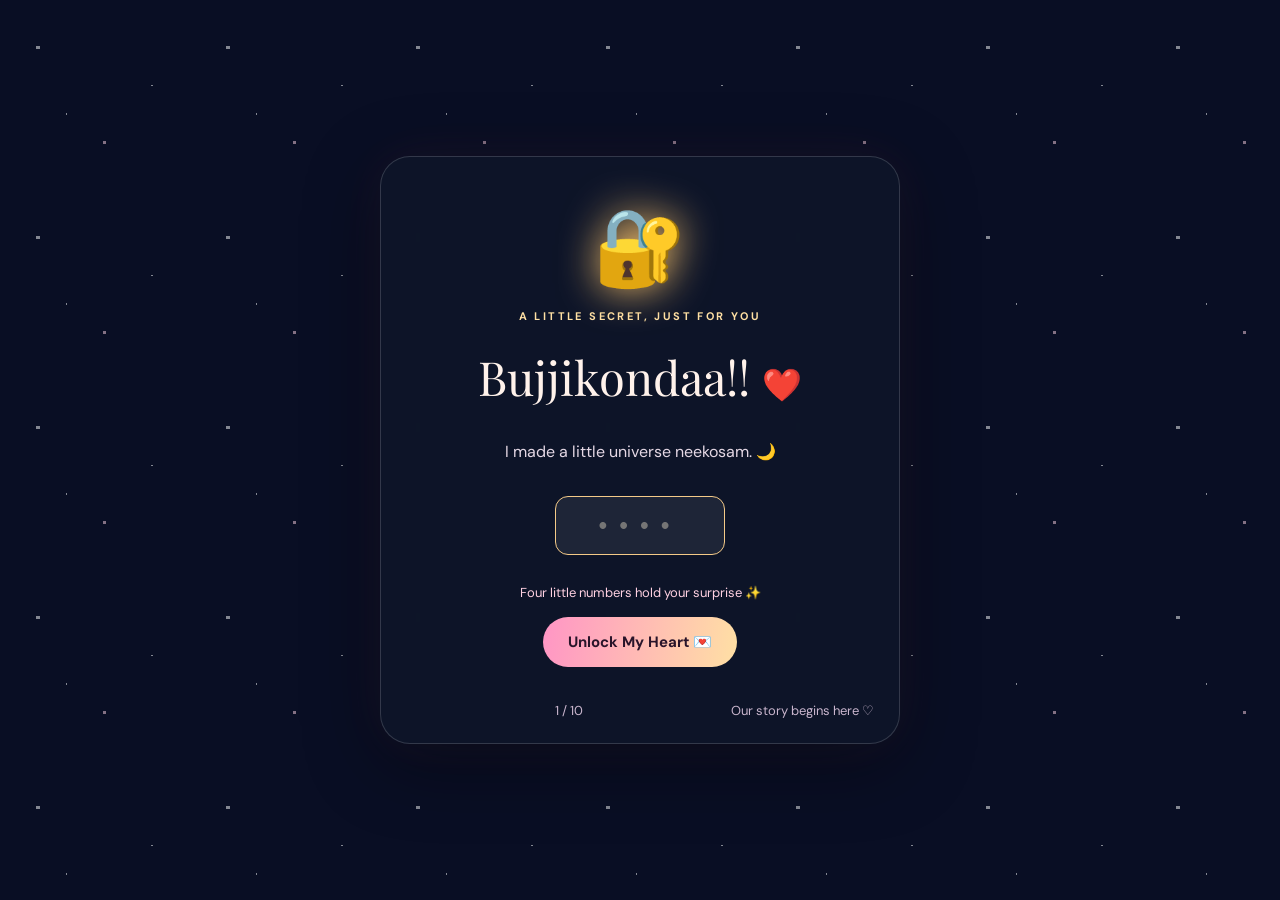
<file: index.html>
<!doctype html>
<html lang="en">
<head>
  <meta charset="utf-8">
  <meta name="viewport" content="width=device-width, initial-scale=1">
  <meta name="theme-color" content="#0b1027">

  <title>Secret Entrance | For My Pichodaa ❤️</title>

  <link rel="stylesheet" href="css/style.css">
</head>

<body data-page="unlock">

  <div class="sky" aria-hidden="true"></div>
  <div id="particles" aria-hidden="true"></div>

  <main class="screen">
    <section class="panel">

      <div class="glow-icon float">🔐</div>

      <p class="eyebrow">A LITTLE SECRET, JUST FOR YOU</p>

      <h1>
         Bujjikondaa!!
        <span class="heart">❤️</span>
      </h1>

      <p class="message">
        I made a little universe neekosam. 🌙
      </p>

      <div class="pin-row">
        <input
          id="passcode"
          type="password"
          inputmode="numeric"
          pattern="[0-9]*"
          maxlength="4"
          placeholder="••••"
          aria-label="Enter your four-digit secret code"
          autocomplete="off"
        >
      </div>

      <p id="hint" class="hint" aria-live="polite">
        Four little numbers hold your surprise ✨
      </p>

      <button id="unlock" type="button">
        Unlock My Heart 💌
      </button>

      <nav class="page-nav">
        <span></span>
        <span>1 / 10</span>
        <span>Our story begins here ♡</span>
      </nav>

    </section>
  </main>

  <script src="js/script.js" defer></script>

</body>
</html>
</file>
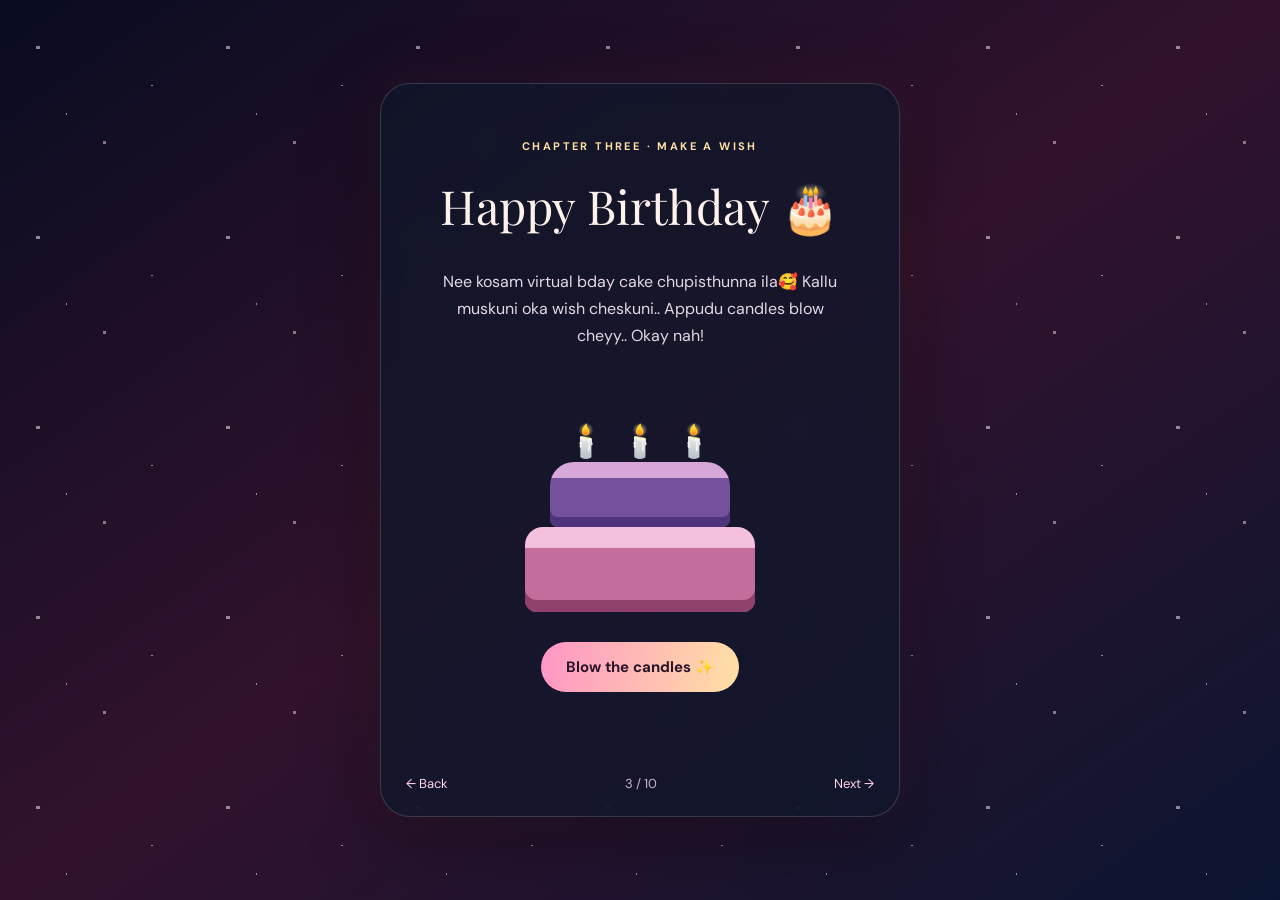
<file: birthday.html>
<!doctype html>
<html lang="en">
<head>
  <meta charset="utf-8">
  <meta name="viewport" content="width=device-width, initial-scale=1">
  <meta name="theme-color" content="#0b1027">

  <title>Happy Birthday | For My Pichodaa</title>

  <link rel="stylesheet" href="css/style.css">
</head>

<body data-page="cake">

  <div class="sky" aria-hidden="true"></div>
  <div id="particles" aria-hidden="true"></div>

  <main class="screen">
    <section class="panel">

      <p class="eyebrow">
        CHAPTER THREE · MAKE A WISH
      </p>

      <h1>Happy Birthday 🎂</h1>

      <p>
        Nee kosam virtual bday cake chupisthunna ila🥰
        Kallu muskuni oka wish cheskuni..
        Appudu candles blow cheyy.. Okay nah!
      </p>

      <div class="cake" aria-label="Birthday cake with three candles">
        <div class="candles">
          <span>🕯️</span>
          <span>🕯️</span>
          <span>🕯️</span>
        </div>

        <div class="cake-top"></div>
        <div class="cake-bottom"></div>
      </div>

      <button id="blow">
        Blow the candles ✨
      </button>

      <p
        id="cake-message"
        class="hint"
        aria-live="polite"
      ></p>

      <nav class="page-nav">
        <a href="gift.html">← Back</a>
        <span>3 / 10</span>
        <a href="memories.html">Next →</a>
      </nav>

    </section>
  </main>

  <script src="js/script.js" defer></script>

</body>
</html>
</file>
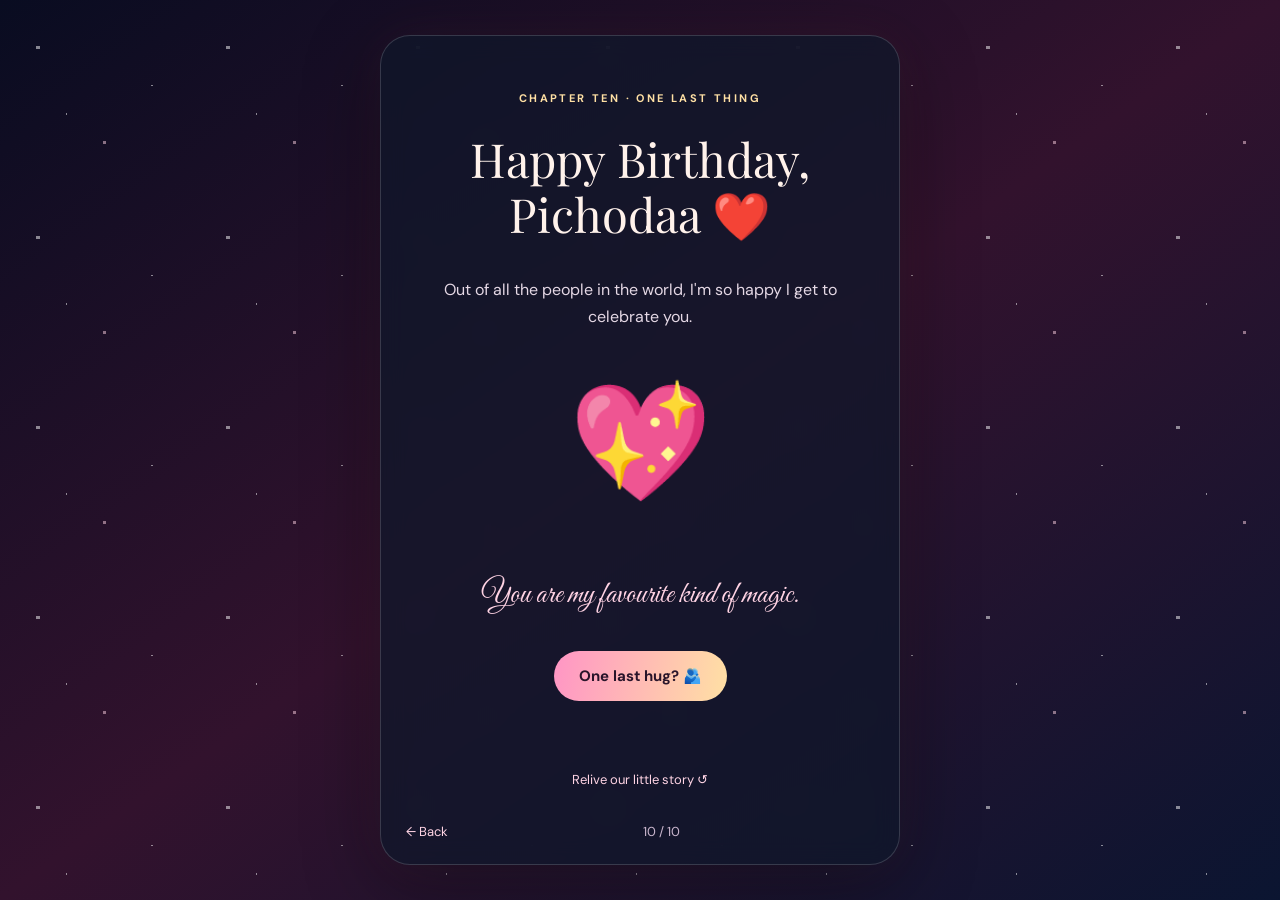
<file: final-surprise.html>
<!DOCTYPE html>
<html lang="en">

<head>
    <meta charset="UTF-8">
    <meta name="viewport" content="width=device-width, initial-scale=1.0">
    <meta name="theme-color" content="#0b1027">

    <title>Forever My Favourite | For My Pichodaa</title>

    <link rel="stylesheet" href="css/style.css">
</head>

<body data-page="final">

    <div class="sky" aria-hidden="true"></div>
    <div id="particles" aria-hidden="true"></div>

    <main class="screen">
        <section class="panel">

            <p class="eyebrow">
                CHAPTER TEN · ONE LAST THING
            </p>

            <h1>Happy Birthday, Pichodaa ❤️</h1>

            <p>
                Out of all the people in the world, I'm so happy
                I get to celebrate you.
            </p>

            <div class="final-heart">💖</div>

            <p class="script">
                You are my favourite kind of magic.
            </p>

            <button id="finale">
                One last hug? 🫂
            </button>

            <p
                id="final-message"
                class="hint"
                aria-live="polite"
            ></p>

            <a class="subtle-link" href="index.html">
                Relive our little story ↺
            </a>

            <nav class="page-nav">
                <a href="two-skies.html">← Back</a>

                <span>10 / 10</span>

                <span></span>
            </nav>

        </section>
    </main>

    <script src="js/script.js" defer></script>

</body>
</html>
</file>
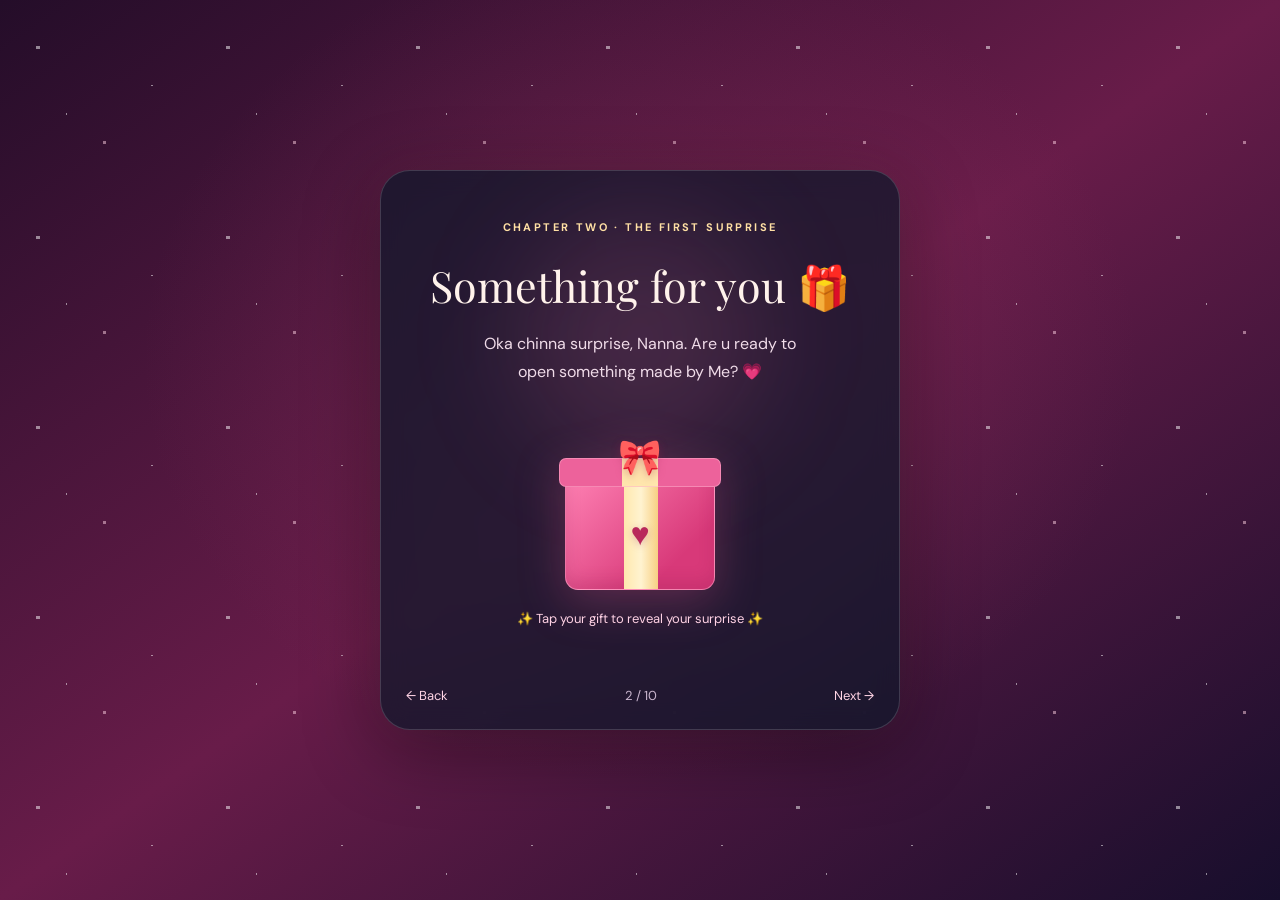
<file: gift.html>
<!doctype html>
<html lang="en">
<head>
  <meta charset="utf-8">
  <meta name="viewport" content="width=device-width, initial-scale=1">
  <meta name="theme-color" content="#0b1027">
  <title>A Little Surprise | For My Pichodaa ❤️</title>
  <link rel="stylesheet" href="css/style.css">
</head>

<body data-page="gift">

  <div class="sky" aria-hidden="true"></div>
  <div id="particles" aria-hidden="true"></div>

  <main class="screen">
    <section class="panel gift-panel">

      <p class="eyebrow">CHAPTER TWO · THE FIRST SURPRISE</p>

      <h1>Something for you <span>🎁</span></h1>

      <p class="gift-intro">
        Oka chinna surprise, Nanna.
        Are u ready to open something made by Me? 💗
      </p>

      <button
        id="present"
        class="gift-box"
        type="button"
        aria-label="Open your birthday gift"
      >
        <span class="gift-lid" aria-hidden="true">
          <span class="gift-lid-ribbon"></span>
          <span class="gift-bow">🎀</span>
        </span>

        <span class="gift-body" aria-hidden="true">
          <span class="gift-body-ribbon"></span>
          <span class="gift-heart">♥</span>
        </span>
      </button>

      <p class="tap-hint" id="gift-hint">
        ✨ Tap your gift to reveal your surprise ✨
      </p>

      <div id="gift-reveal" class="hidden reveal">
        <p class="eyebrow">MADE WITH ALL MY LOVE</p>

        <h2>Happy Birthday, Pichodaa! 💗</h2>

        <p>
          Pichodaa ❤️🥹 I really wish I could be with you today, 
          neetho birthday celebrate cheskoni, oka gift ichi, gattiga hug cheskovali ani undhi. 🫂
          Dooram valla ivanni cheyalekapothunna, and I’m missing you extra today. 
          So, ee chinna surprise neekosam, with all my love. ❤️😘
        </p>

        <a class="btn" href="birthday.html">
          Let's Celebrate You 🎂
        </a>
      </div>

      <nav class="page-nav">
        <a href="index.html">← Back</a>
        <span>2 / 10</span>
        <a href="birthday.html">Next →</a>
      </nav>

    </section>
  </main>

  <script src="js/script.js" defer></script>
</body>
</html>
</file>
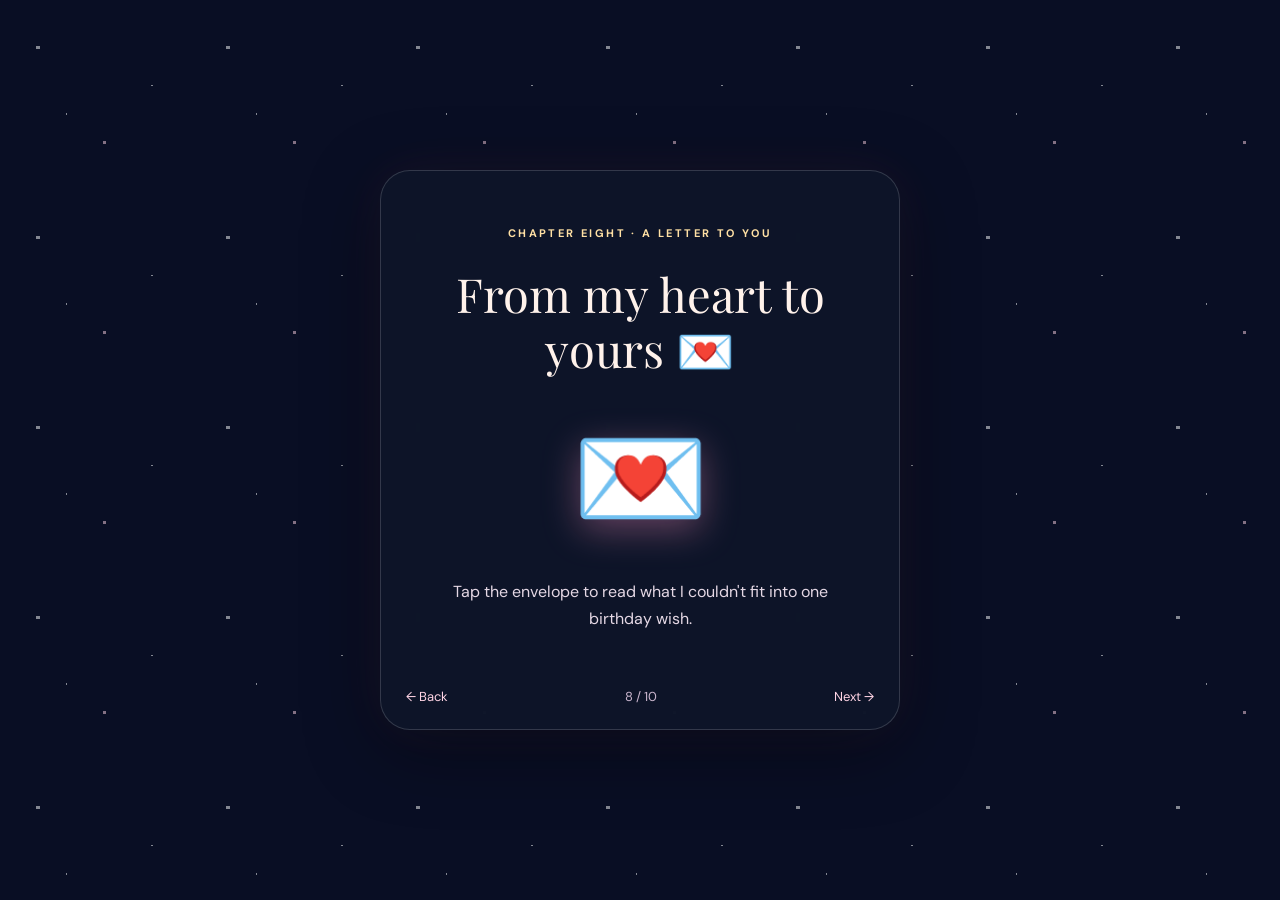
<file: love-letter.html>
<!DOCTYPE html>
<html lang="en">

<head>
    <meta charset="UTF-8">
    <meta name="viewport" content="width=device-width, initial-scale=1.0">
    <meta name="theme-color" content="#0b1027">

    <title>A Letter From My Heart | For My Pichodaa</title>

    <link rel="stylesheet" href="css/style.css">
</head>

<body data-page="letter">

    <div class="sky" aria-hidden="true"></div>
    <div id="particles" aria-hidden="true"></div>

    <main class="screen">
        <section class="panel">

            <p class="eyebrow">CHAPTER EIGHT · A LETTER TO YOU</p>

            <h1>From my heart to yours 💌</h1>

            <button
                id="envelope"
                class="envelope"
                aria-label="Open love letter"
            >
                <span>💌</span>
            </button>

            <p>
                Tap the envelope to read what I couldn't fit
                into one birthday wish.
            </p>

            <div id="letter-paper" class="paper hidden">

                <h2>My dear Pichodaa,</h2>

                <p id="typed-letter"></p>

                <p class="signature">
                    Your  Ammuu , ❤️
                </p>

            </div>

            <nav class="page-nav">
                <a href="music.html">← Back</a>

                <span>8 / 10</span>

                <a href="two-skies.html">Next →</a>
            </nav>

        </section>
    </main>

    <script src="js/script.js" defer></script>

</body>
</html>
</file>
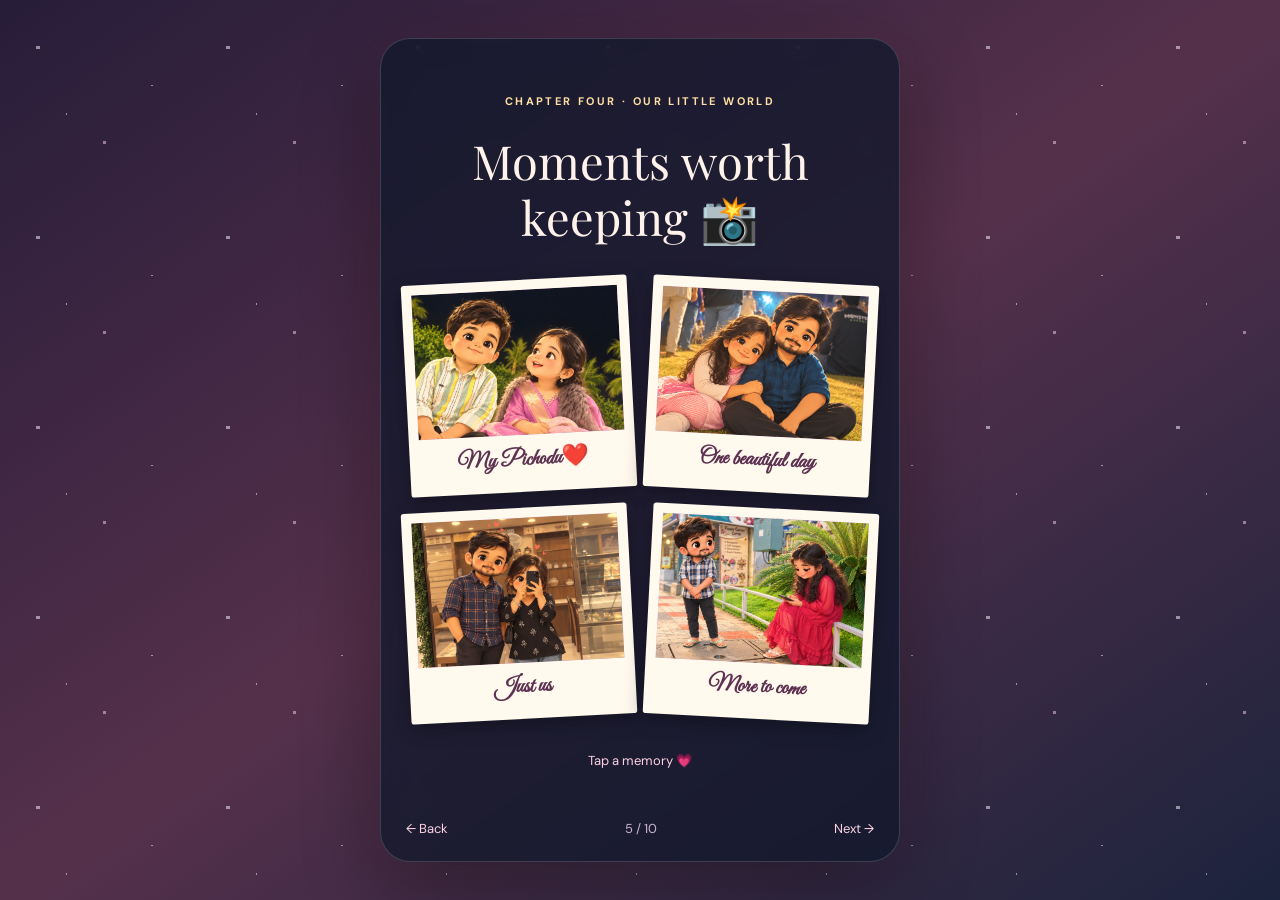
<file: memories.html>
<!doctype html>
<html lang="en">
<head>
  <meta charset="utf-8">
  <meta name="viewport" content="width=device-width, initial-scale=1">
  <meta name="theme-color" content="#0b1027">

  <title>Our Little World | For My Pichodaa</title>

  <link rel="stylesheet" href="css/style.css">
</head>

<body data-page="memories">

  <div class="sky" aria-hidden="true"></div>
  <div id="particles" aria-hidden="true"></div>

  <main class="screen">
    <section class="panel">

      <p class="eyebrow">
        CHAPTER FOUR · OUR LITTLE WORLD
      </p>

      <h1>Moments worth keeping 📸</h1>

      

      <div class="photo-grid">

        <button
          class="polaroid"
          data-caption="My favourite person to annoy 😂"
        >
          <div class="photo-placeholder">
            📷
            <small>photo_1.png</small>
          </div>
          <span>My Pichodu❤️</span>
        </button>

        <button
          class="polaroid"
          data-caption="I want this moment again (last fest with u) 🥹"
        >
          <div class="photo-placeholder">
            💞
            <small>photo_2.png</small>
          </div>
          <span>One beautiful day</span>
        </button>

        <button
          class="polaroid"
          data-caption="The days I spent with u are always special 💗"
        >
          <div class="photo-placeholder">
            🌷
            <small>photo_3.png</small>
          </div>
          <span>Just us</span>
        </button>

        <button
          class="polaroid"
          data-caption="Our first outing which is memorable  ♾️"
        >
          <div class="photo-placeholder">
            ✨
            <small>photo_4.png</small>
          </div>
          <span>More to come</span>
        </button>

      </div>

      <p
        id="photo-caption"
        class="hint"
        aria-live="polite"
      >
        Tap a memory 💗
      </p>

      <nav class="page-nav">
        <a href="birthday.html">← Back</a>
        <span>5 / 10</span>
        <a href="our-story.html">Next →</a>
      </nav>

    </section>
  </main>

  <script src="js/script.js" defer></script>

</body>
</html>
</file>
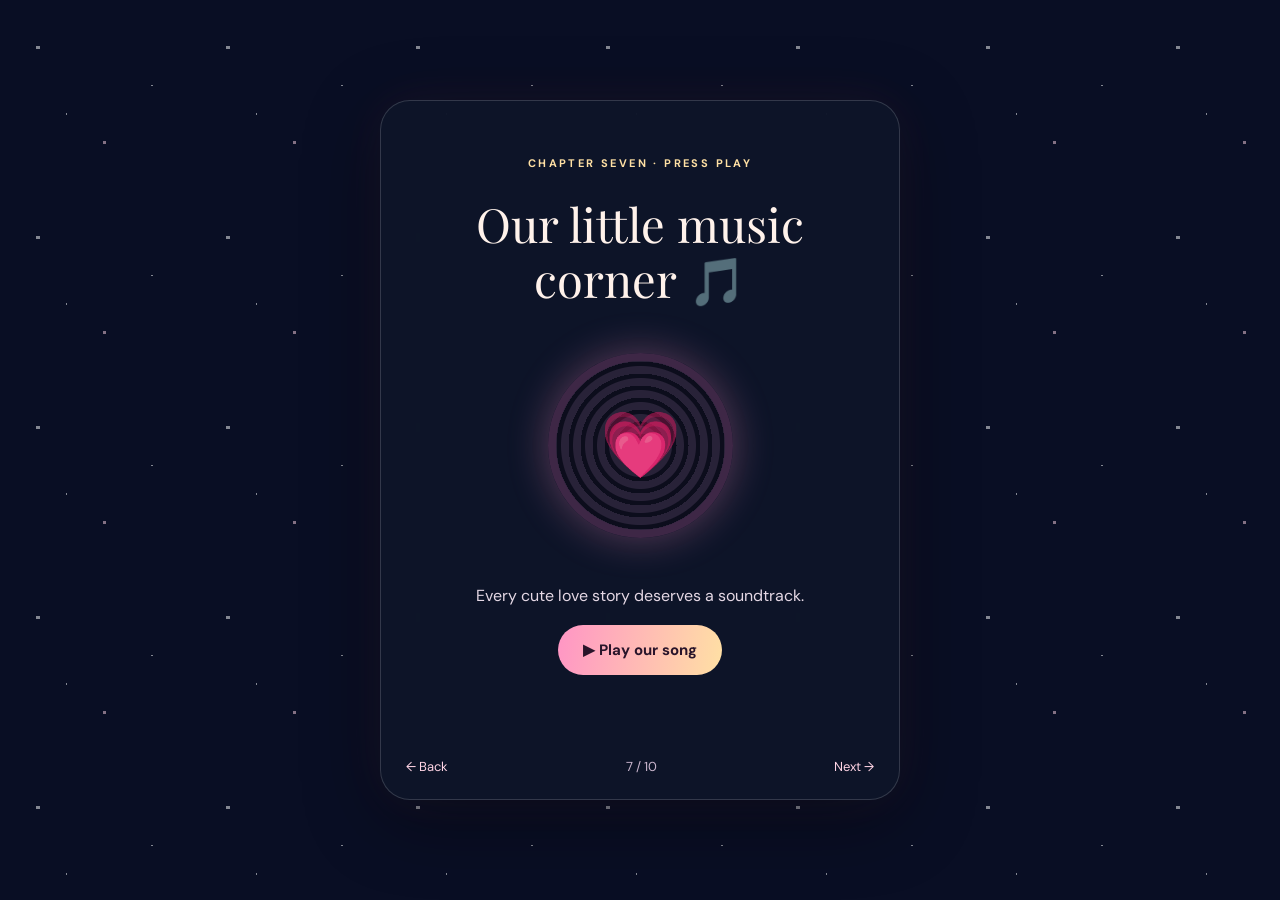
<file: music.html>
<!doctype html>
<html lang="en">
<head>
  <meta charset="utf-8">
  <meta name="viewport" content="width=device-width, initial-scale=1">
  <meta name="theme-color" content="#0b1027">

  <title>Our Song | For My Pichodaa</title>

  <link rel="stylesheet" href="css/style.css">
</head>

<body data-page="music">

  <div class="sky" aria-hidden="true"></div>
  <div id="particles" aria-hidden="true"></div>

  <main class="screen">
    <section class="panel">

      <p class="eyebrow">
        CHAPTER SEVEN · PRESS PLAY
      </p>

      <h1>Our little music corner 🎵</h1>

      <div class="record" id="record">💗</div>

      <p>
        Every cute love story deserves a soundtrack.
        
      </p>

      

      <audio
        id="song"
        src="assets/music/our-song.mp3"
        preload="none"
      ></audio>

      <button id="music-button">
        ▶ Play our song
      </button>

      <p
        id="music-status"
        class="hint"
        aria-live="polite"
      ></p>
      
      <div class="polaroid-reveal" id="polaroid-reveal" hidden>
        <div class="polaroid-frame">
          <img
            src="assets/photos/photo_5.png"
            alt="A special memory of us together"
            class="polaroid-photo"
          >
          <p class="polaroid-caption">
            You + Me, my favourite memory 💗
          </p>
        </div>

        <p class="polaroid-message">
          Every song feels more beautiful when it reminds me of you. 🥹❤️
        </p>
      </div>

      <nav class="page-nav">
        <a href="reasons.html">← Back</a>
        <span>7 / 10</span>
        <a href="love-letter.html">Next →</a>
      </nav>

    </section>
  </main>

  <script src="js/script.js" defer></script>

</body>
</html>
</file>
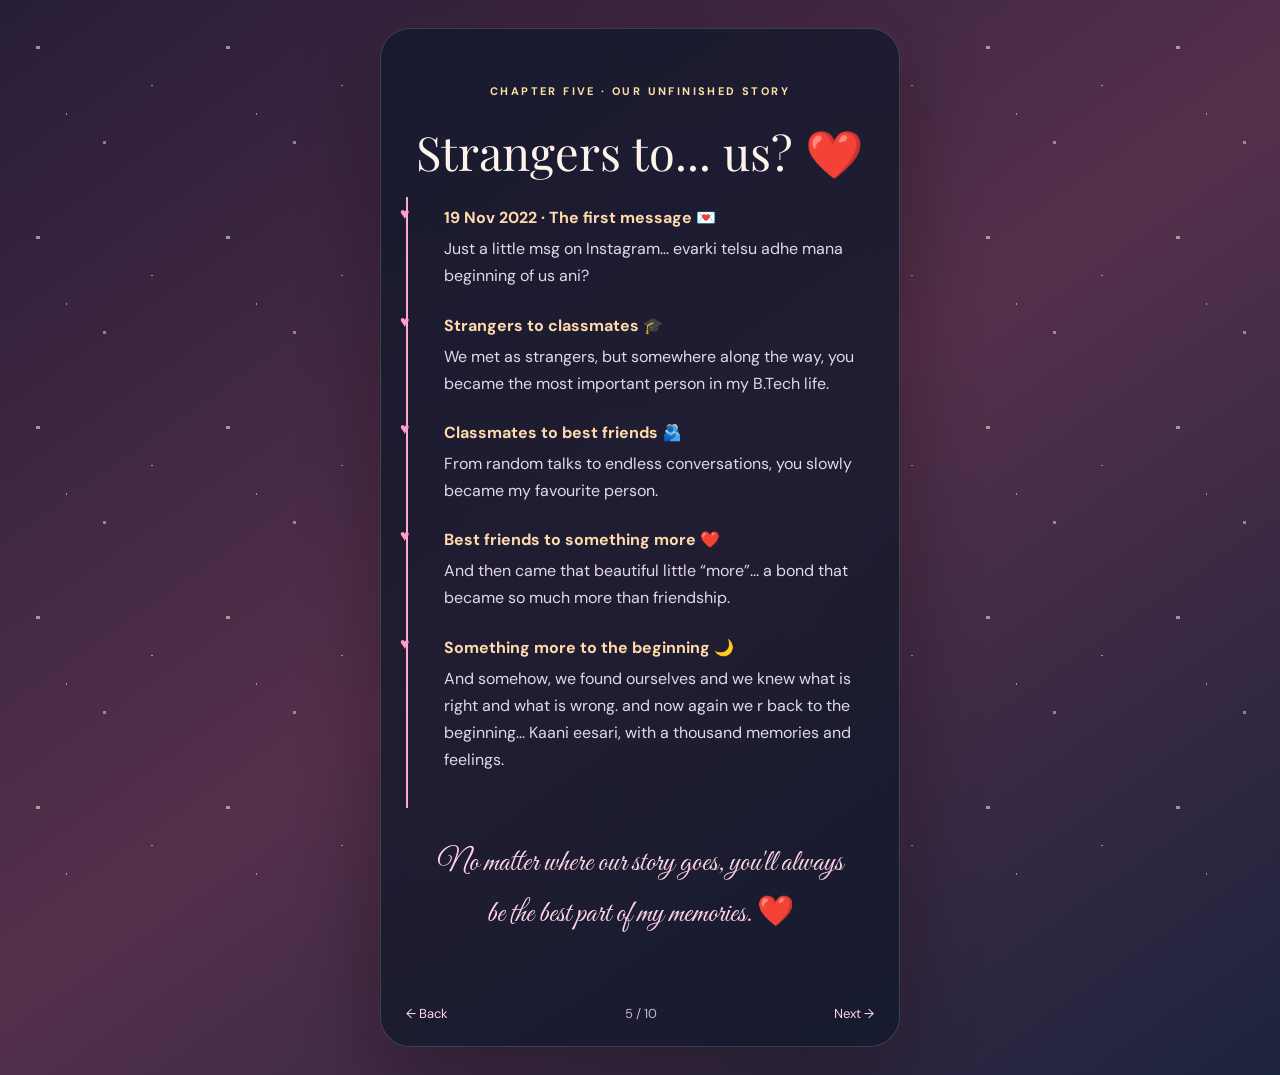
<file: our-story.html>
<!doctype html>
<html lang="en">
<head>
  <meta charset="utf-8">
  <meta name="viewport" content="width=device-width, initial-scale=1">
  <meta name="theme-color" content="#0b1027">

  <title>Our Story | For My Pichodaa</title>

  <link rel="stylesheet" href="css/style.css">
</head>

<body data-page="story">

  <div class="sky" aria-hidden="true"></div>
  <div id="particles" aria-hidden="true"></div>

  <main class="screen">
    <section class="panel">

      <p class="eyebrow">
        CHAPTER FIVE · OUR UNFINISHED STORY
      </p>

      <h1>Strangers to... us? ❤️</h1>

      <div class="timeline">

        <div>
          <b>19 Nov 2022 · The first message 💌</b>
          <p>
            Just a little msg on Instagram...
           evarki telsu adhe mana beginning of us ani?
          </p>
        </div>

        <div>
          <b>Strangers to classmates 🎓</b>
          <p>
            We met as strangers, but somewhere along the way,
            you became the most important person in my B.Tech life.
          </p>
        </div>

        <div>
          <b>Classmates to best friends 🫂</b>
          <p>
            From random talks to endless conversations,
            you slowly became my favourite person.
          </p>
        </div>

        <div>
          <b>Best friends to something more ❤️</b>
          <p>
            And then came that beautiful little “more”...
            a bond that became so much more than friendship.
          </p>
        </div>

        <div>
          <b>Something more to the beginning 🌙</b>
          <p>
            And somehow, we found ourselves and we knew what is right and what is wrong. and now again
            we r back to the beginning...
            Kaani eesari, with a thousand memories and feelings.
          </p>
        </div>

      </div>

      <p class="script">
        No matter where our story goes,
        you'll always be the best part of my memories. ❤️
      </p>

      <nav class="page-nav">
        <a href="memories.html">← Back</a>
        <span>5 / 10</span>
        <a href="reasons.html">Next →</a>
      </nav>

    </section>
  </main>

  <script src="js/script.js" defer></script>

</body>
</html>
</file>
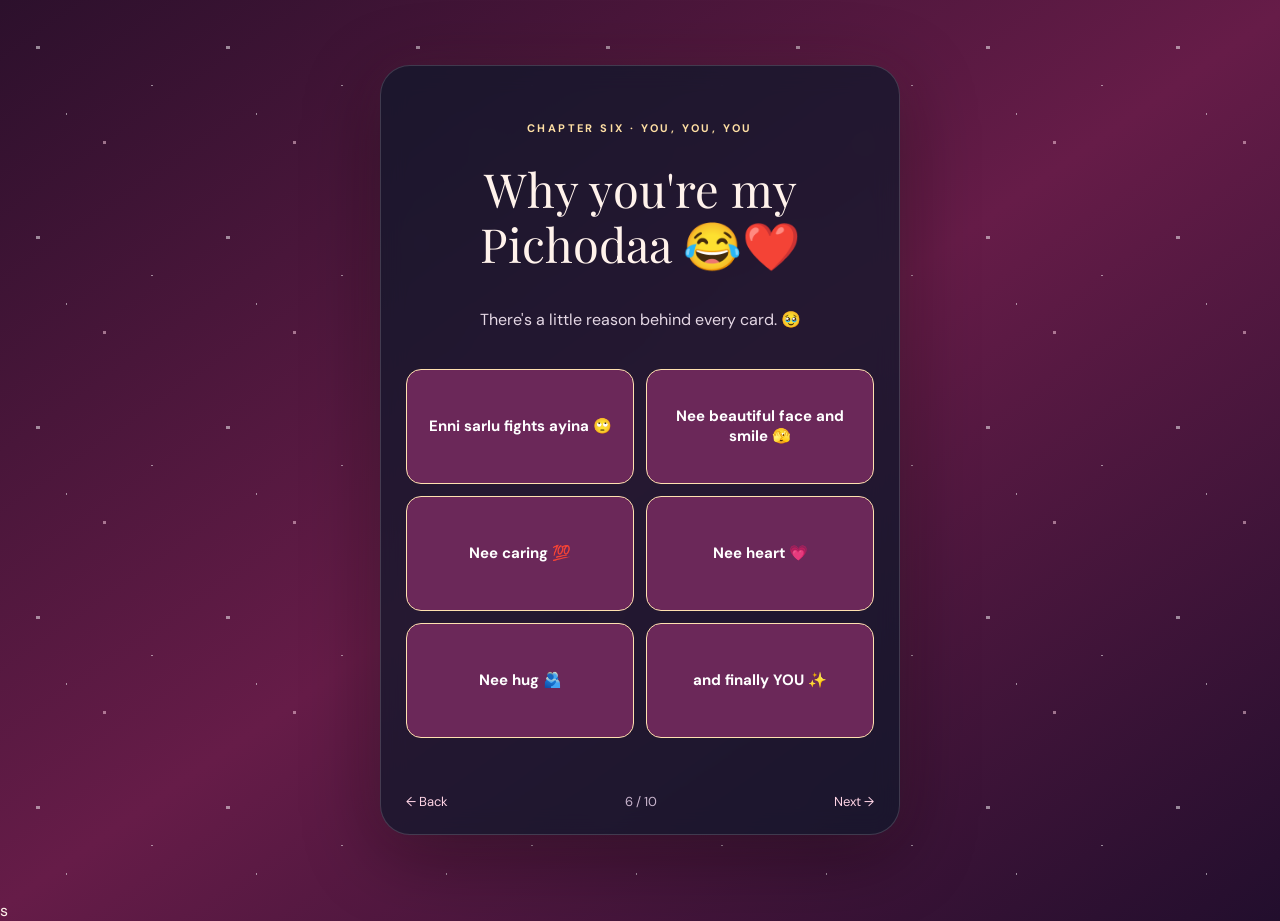
<file: reasons.html>
<!doctype html>
<html lang="en">
<head>
  <meta charset="utf-8">
  <meta name="viewport" content="width=device-width, initial-scale=1">
  <meta name="theme-color" content="#0b1027">

  <title>Why You're My Pichodaa ❤️</title>

  <link rel="stylesheet" href="css/style.css">
</head>

<body data-page="reasons">

  <div class="sky" aria-hidden="true"></div>
  <div id="particles" aria-hidden="true"></div>

  <main class="screen">
    <section class="panel">

      <p class="eyebrow">
        CHAPTER SIX · YOU, YOU, YOU
      </p>

      <h1>Why you're my Pichodaa 😂❤️</h1>

      <p>There's a little reason behind every card. 🥹</p>

      <div class="flip-grid">

        <button
          class="flip"
          data-front="Enni sarlu fights ayina 🙄"
          data-back="You r still my favourite notification 💌"
          aria-pressed="false"
        >
          Enni sarlu fights ayina 🙄
        </button>

        <button
          class="flip"
          data-front="Nee beautiful face and smile 🫣"
          data-back="Is my favourite view❤️"
          aria-pressed="false"
        >
          Nee beautiful face and smile 🫣
        </button>

        <button
          class="flip"
          data-front="Nee caring 💯"
          data-back="which reminds me of my parents💕"
          aria-pressed="false"
        >
          Nee caring 💯
        </button>

        <button
          class="flip"
          data-front="Nee heart 💗"
          data-back="which make my world feel softer and safer 🥹"
          aria-pressed="false"
        >
          Nee heart 💗
        </button>

        <button
          class="flip"
          data-front="Nee hug 🫂"
          data-back="is my favourite place is in your arms. Missing them extra today ❤️"
          aria-pressed="false"
        >
          Nee hug 🫂
        </button>

        <button
          class="flip"
          data-front="and finally YOU ✨"
          data-back="Through each and every version of you, you will always be my special. ❤️"
          aria-pressed="false"
        >
          and finally YOU ✨
        </button>

      </div>

      

      <nav class="page-nav">
        <a href="our-story.html">← Back</a>
        <span>6 / 10</span>
        <a href="music.html">Next →</a>
      </nav>

    </section>
  </main>

  <script src="js/script.js" defer></script>

</body>
</html>
s
</file>
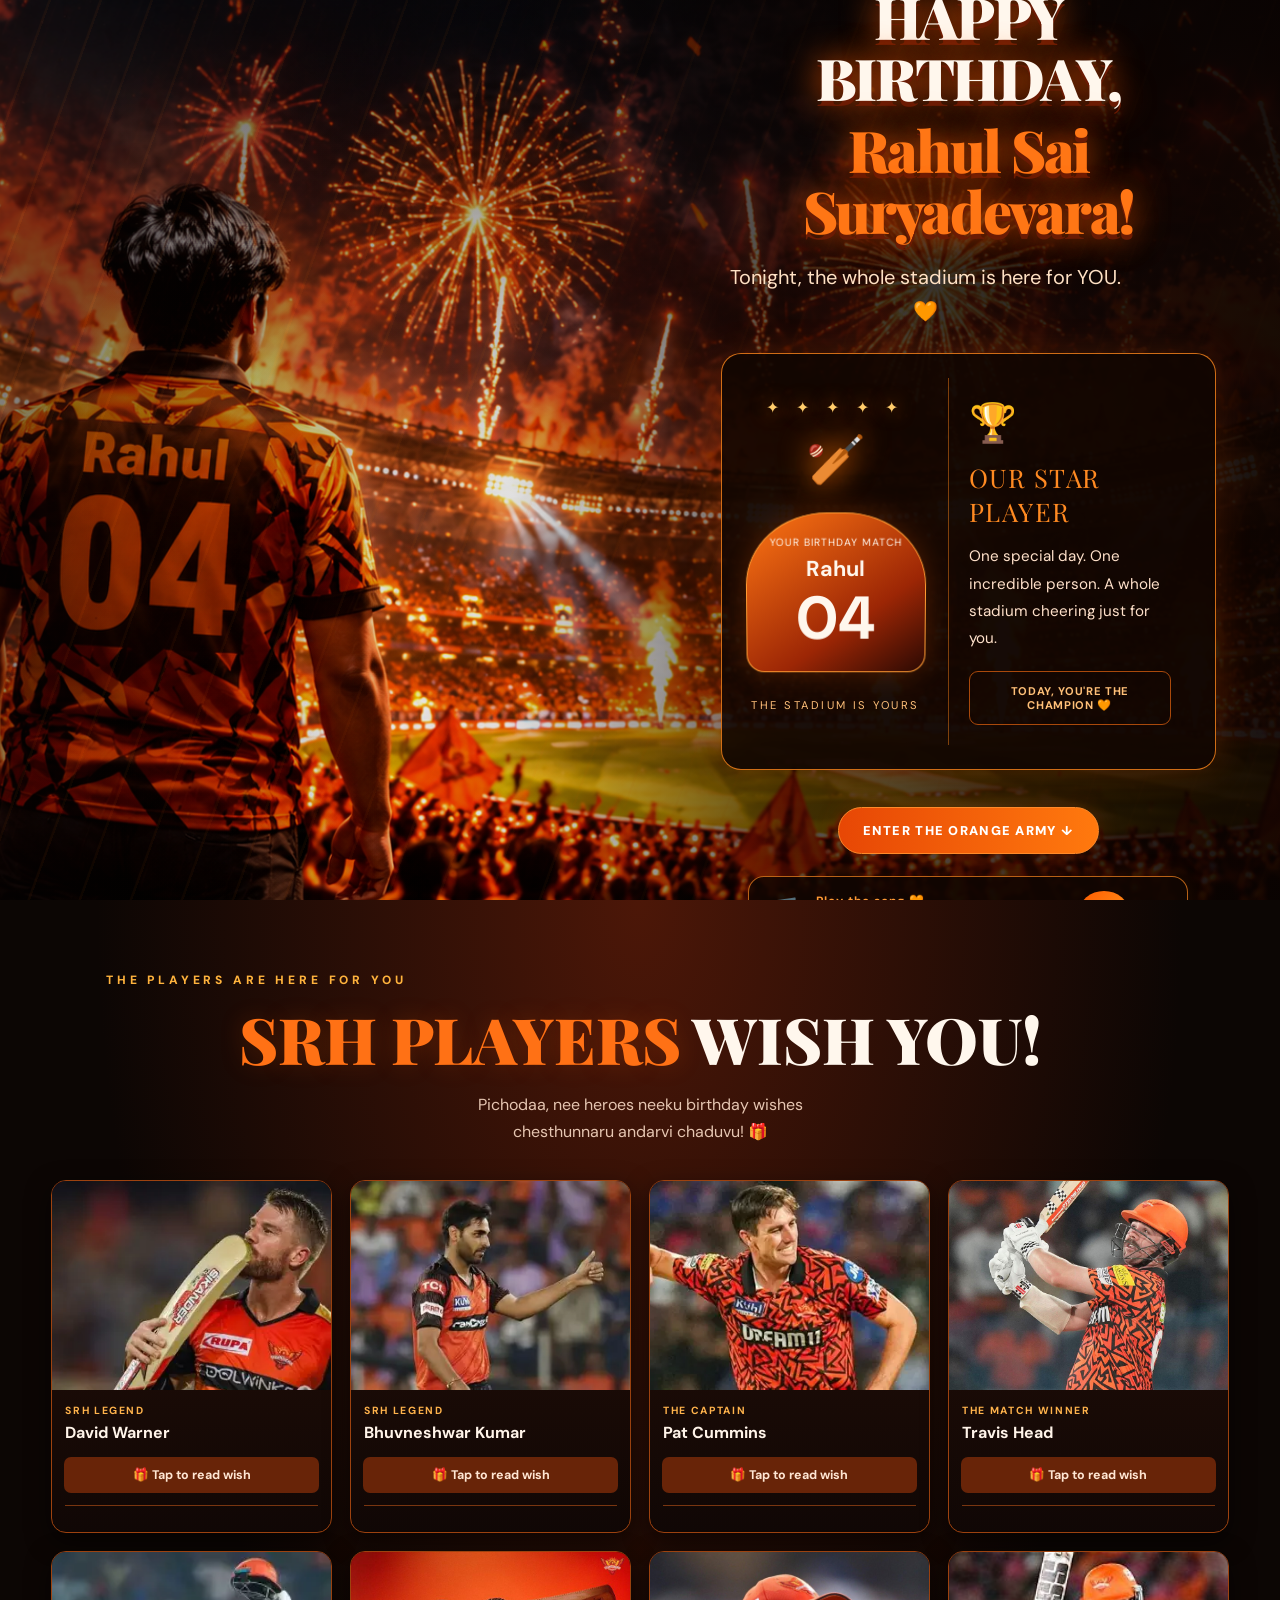
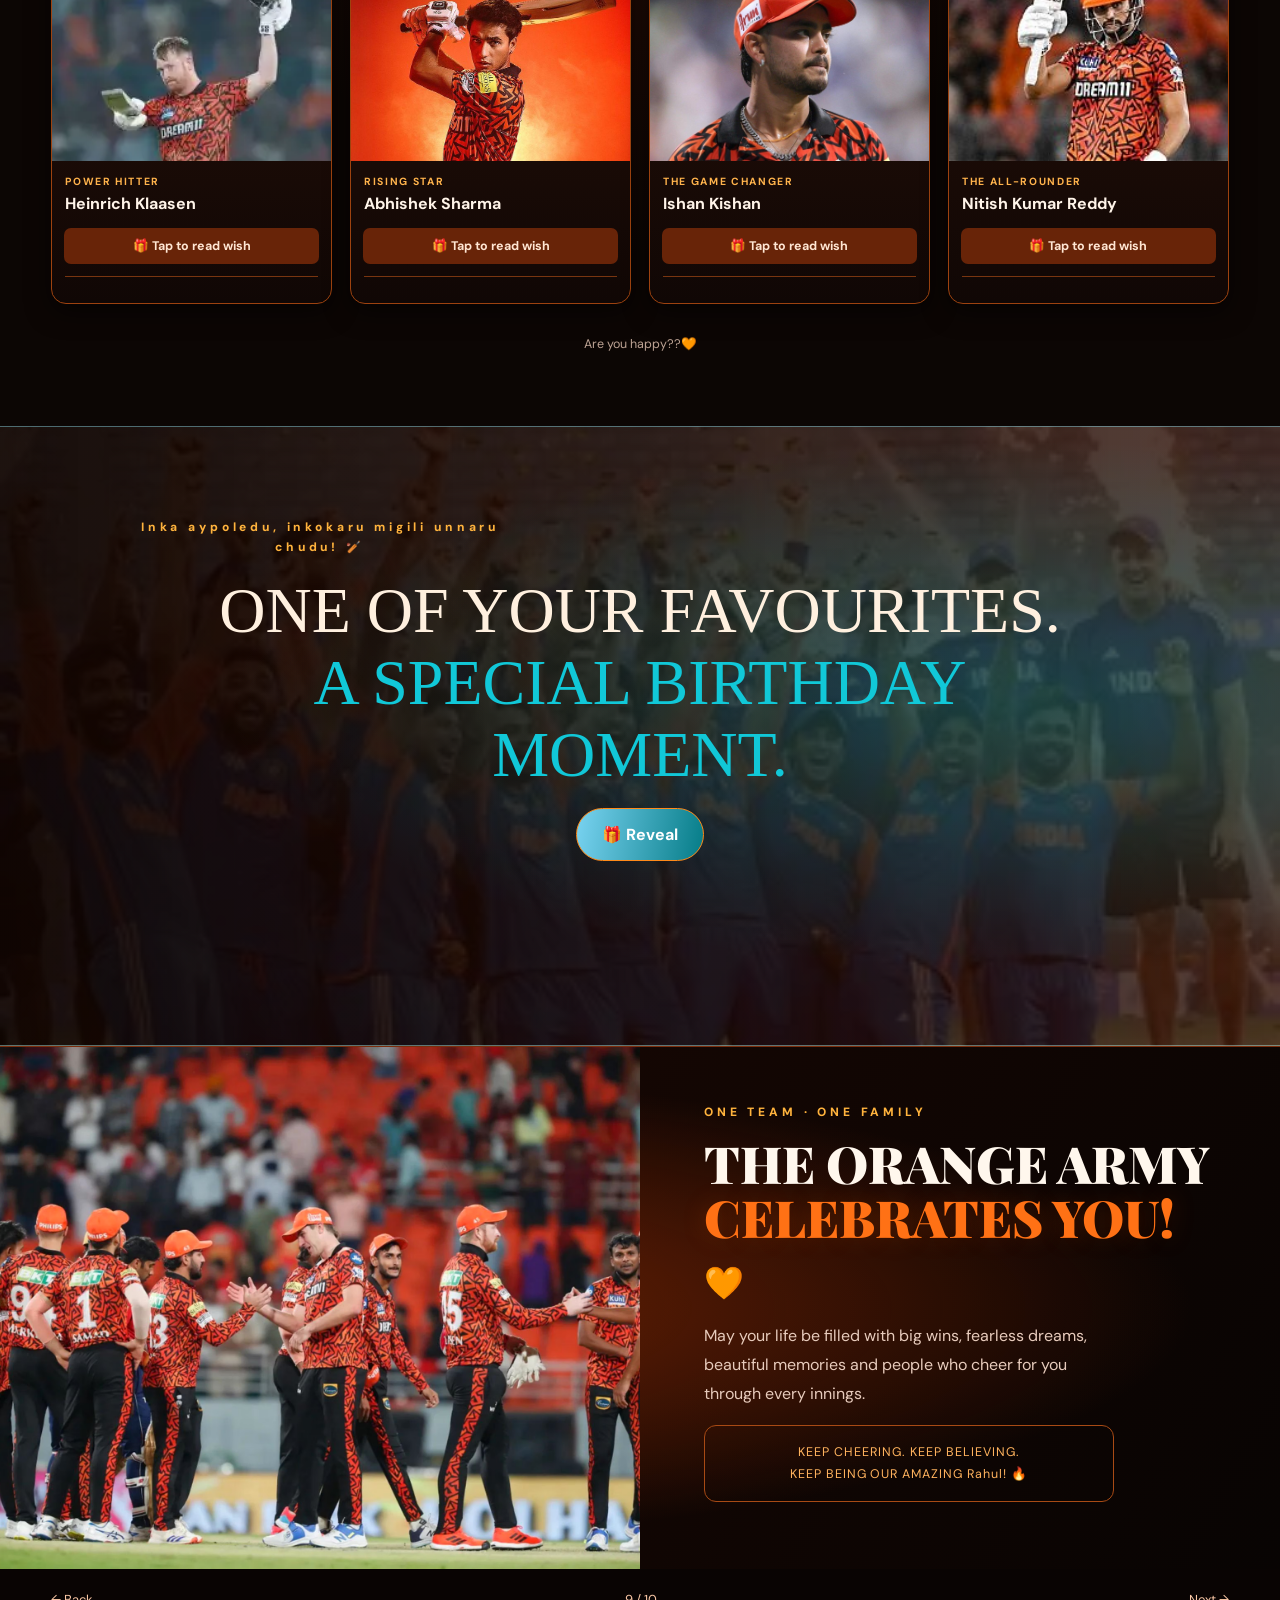
<file: two-skies.html>
<!DOCTYPE html>
<html lang="en">
<head>
  <meta charset="UTF-8">
  <meta name="viewport" content="width=device-width, initial-scale=1.0">
  <meta name="theme-color" content="#170702">
  <title>Orange Army Birthday Special 🧡</title>
  <link rel="stylesheet" href="css/style.css">
</head>

<body data-page="skies" class="srh-page">
  <div class="srh-lights" aria-hidden="true"></div>

  <main class="srh-world">

    <!-- STADIUM ENTRANCE -->

<section class="srh-hero srh-hero-photo">
  <div class="hero-overlay"></div>

  <div class="hero-content">
    <p class="srh-kicker">
      SPECIAL MATCH DAY · ORANGE ARMY PRESENTS
    </p>

    <h1>
      HAPPY BIRTHDAY,
      <span>Rahul Sai Suryadevara!</span>
    </h1>

    <p class="hero-subtitle">
      Tonight, the whole stadium is here for YOU. 🧡
    </p>

    <div class="stadium-entry birthday-card">
      <div class="entry-center">
        <div class="floodlights">✦ ✦ ✦ ✦ ✦</div>
        <div class="entry-ball">🏏</div>

        <div class="entry-jersey">
          <span>YOUR BIRTHDAY MATCH</span>
          <strong>Rahul</strong>
          <b>04</b>
        </div>

        <p>THE STADIUM IS YOURS</p>
      </div>

      <div class="birthday-message">
        <span class="message-icon">🏆</span>
        <h2>OUR STAR PLAYER</h2>

        <p>
          One special day. One incredible person.
          A whole stadium cheering just for you.
        </p>

        <div class="birthday-tag">
          TODAY, YOU'RE THE CHAMPION 🧡
        </div>
      </div>
    </div>

    <a class="enter-stadium" href="#player-wishes">
      ENTER THE ORANGE ARMY ↓
    </a>
    
<!-- BIRTHDAY MUSIC PLAYER -->
<div class="birthday-music">
  <div class="music-icon">🎵</div>

  <div class="music-details">
    <strong>Play the song 🧡</strong>
    <span>Enjoy the vibe </span>
  </div>

  <audio id="birthday-song" autoplay loop preload="auto">
    <source src="assets/music/rahul_Song.mp3" type="audio/mpeg">
    Your browser does not support audio playback.
  </audio>

  <button id="music-toggle" type="button" aria-label="Play birthday song">
    ▶
  </button>

  <div id="music-bars" class="music-bars" aria-hidden="true">
    <i></i><i></i><i></i><i></i><i></i>
  </div>
</div>

  </div>
</section>


    <!-- PLAYER WISHES -->
    <section class="player-zone" id="player-wishes">
      <p class="srh-kicker">THE PLAYERS ARE HERE FOR YOU</p>
      <h2><span>SRH PLAYERS</span> WISH YOU!</h2>
      <p class="section-intro">
        Pichodaa, nee heroes neeku birthday wishes chesthunnaru andarvi chaduvu! 🎁
      </p>

      <div class="player-gallery">

        <button class="player-card" type="button"
          aria-expanded="false"
          data-wish="Hey Rahul! Happy Birthday, mate! 🎂 Keep that smile on your face and that fire in your heart. Life is just like a T20 innings — make every ball count, play with confidence and never give up. Keep smashing your goals just like we smash those boundaries! Have an absolute cracker of a year, champion!🧡🏏">
          <img src="assets/photos/srh/david-warner.webp" alt="David Warner" loading="lazy">
          <span class="player-era">SRH LEGEND</span>
          <strong>David Warner</strong>
          <span class="wish-prompt">🎁 Tap to read wish</span>
          <span class="wish-message" hidden></span>
        </button>

        <button class="player-card" type="button"
          aria-expanded="false"
          data-wish="Hello Rahul! Wishing you a very happy birthday! 😊 Always stay grounded, stay humble and believe in yourself. Remember, success doesn't come from one big moment; it comes from consistency and patience. May this year bring you happiness, good health and beautiful memories. Enjoy your special day! 🧡🎯">
          <img src="assets/photos/srh/bhuvneshwar-kumar.webp" alt="Bhuvneshwar Kumar" loading="lazy">
          <span class="player-era">SRH LEGEND</span>
          <strong>Bhuvneshwar Kumar</strong>
          <span class="wish-prompt">🎁 Tap to read wish</span>
          <span class="wish-message" hidden></span>
        </button>

        <button class="player-card" type="button"
          aria-expanded="false"
          data-wish="Hey Rahul! Happy Birthday, man! 🧡 A champion isn't someone who wins every game, but someone who keeps showing up when things get tough. Lead your life with courage, trust your decisions and never stop backing yourself. Wishing you a fantastic year ahead. Keep leading from the front!🏆🧡">
          <img src="assets/photos/srh/pat-cummins.webp" alt="Pat Cummins" loading="lazy">
          <span class="player-era">THE CAPTAIN</span>
          <strong>Pat Cummins</strong>
          <span class="wish-prompt">🎁 Tap to read wish</span>
          <span class="wish-message" hidden></span>
        </button>

        <button class="player-card" type="button"
          aria-expanded="false"
          data-wish="Rahul! Happy Birthday, mate! 🔥 Life gives you different challenges, but don't wait for the perfect ball — take your chances and go after your dreams! Play your own game, stay fearless and make every opportunity count. Hope your year is full of big wins and unforgettable moments. Cheers! 🔥🏏">
          <img src="assets/photos/srh/travis-head.jpg" alt="Travis Head" loading="lazy">
          <span class="player-era">THE MATCH WINNER</span>
          <strong>Travis Head</strong>
          <span class="wish-prompt">🎁 Tap to read wish</span>
          <span class="wish-message" hidden></span>
        </button>

        <button class="player-card" type="button"
          aria-expanded="false"
          data-wish="Hey Rahul! Happy Birthday! 💥 Hope you bring the same power and determination to everything you do. Don't let pressure stop you, don't let setbacks define you, and always believe in your ability. Go big, dream big and make this year one to remember. Have a smashing birthday!💥">
          <img src="assets/photos/srh/heinrich-klaasen.webp" alt="Heinrich Klaasen" loading="lazy">
          <span class="player-era">POWER HITTER</span>
          <strong>Heinrich Klaasen</strong>
          <span class="wish-prompt">🎁 Tap to read wish</span>
          <span class="wish-message" hidden></span>
        </button>

        <button class="player-card" type="button"
          aria-expanded="false"
          data-wish="Rahul Bhaai! Many many happy returns of the day! 🧡 Keep that passion alive and never stop chasing what excites you. Age is just a number; what matters is how much you believe in your dreams. Keep learning, keep growing and keep surprising everyone. Have an amazing birthday, bro!"✨">
          <img src="assets/photos/srh/abhi.jpg" alt="Abhishek Sharma" loading="lazy">
          <span class="player-era">RISING STAR</span>
          <strong>Abhishek Sharma</strong>
          <span class="wish-prompt">🎁 Tap to read wish</span>
          <span class="wish-message" hidden></span>
        </button>

        <button class="player-card" type="button"
          aria-expanded="false"
          data-wish="Oye Rahul! Happy Birthday, bro! 😎 Keep smiling, keep enjoying life and never lose that crazy energy! Don't play safe all the time — sometimes you have to step out and hit it over the boundary. Make memories, have fun and keep that winning attitude. Have a blast, champ! 🎉🧡">
          <img src="assets/photos/srh/ishan.jpg" alt="Ishan Kishan" loading="lazy">
          <span class="player-era">THE GAME CHANGER</span>
          <strong>Ishan Kishan</strong>
          <span class="wish-prompt">🎁 Tap to read wish</span>
          <span class="wish-message" hidden></span>
        </button>

        <button class="player-card" type="button"
          aria-expanded="false"
          data-wish="Hi Rahul! Wishing you a very happy birthday! 🎉 Life isn't about being perfect at everything; it's about giving your best in every situation. Keep working hard, stay focused and never underestimate your potential. May you achieve success in every role life gives you. Keep rising, brother!">
          <img src="assets/photos/srh/nitish-reddy.jpg" alt="Nitish Kumar Reddy" loading="lazy">
          <span class="player-era">THE ALL-ROUNDER</span>
          <strong>Nitish Kumar Reddy</strong>
          <span class="wish-prompt">🎁 Tap to read wish</span>
          <span class="wish-message" hidden></span>
        </button>

      </div>

      <p class="fan-note">
        Are you happy??🧡
      </p>
    </section>

<!-- KL RAHUL SPECIAL BIRTHDAY SURPRISE -->
<section class="kl-surprise" id="kl-surprise">
  <div class="kl-surprise-overlay"></div>

  <div class="kl-surprise-content">
    <p class="srh-kicker">Inka aypoledu, inkokaru migili unnaru chudu! 🏏</p>

    <h2>
      ONE OF YOUR FAVOURITES.
      <span>A SPECIAL BIRTHDAY MOMENT.</span>
    </h2>

    

    <button class="kl-reveal-btn" id="kl-reveal-btn"
      type="button" aria-expanded="false">
      🎁 Reveal 
    </button>

    <div class="kl-wish-card" id="kl-wish-card" hidden>
      <img
        src="assets/photos/srh/kl2.jpg"
        alt="KL Rahul"
        class="kl-photo"
      >

      <div class="kl-wish-text">
        
        <h3>For Rahul Sai 💙 </h3>

        <p>
          Rahul!

A very, very happy birthday to you! 🎂💙

You know, every innings teaches us something. Sometimes you score big, sometimes things don't go your way, but what matters is how you come back stronger.

Always trust your game, believe in your abilities and never let anyone make you doubt your potential. Stay focused on your goals, enjoy every moment and remember that your best innings are still ahead of you!

Wishing you a year filled with happiness, success, good health and countless reasons to smile.

Keep chasing your dreams, Rahul. Play your own innings, at your own pace, and make it a memorable one!

Stay classy. Stay confident. Keep winning! 💙
        </p>

        <span class="kl-signoff">PLAY BIG. DREAM BIGGER. 🔥</span>
        <span class="kl-signoff">--KL Rahul</span>
      </div>
    </div>

    
  </div>
</section>

    <!-- ORANGE ARMY FINALE -->
    <section class="orange-finale">
      <div class="finale-art">
  <img
    src="assets/photos/srh/srh-team-stadium.avif"
    alt="Cricket team celebrating together in an orange-lit stadium"
  >
</div>

      <div class="finale-message">
        <p class="srh-kicker">ONE TEAM · ONE FAMILY</p>
        <h2>THE ORANGE ARMY<br><span>CELEBRATES YOU!</span></h2>
        <div class="heart">🧡</div>
        <p>
          May your life be filled with big wins, fearless dreams,
          beautiful memories and people who cheer for you through
          every innings.
        </p>
        <p class="finale-highlight">
          KEEP CHEERING. KEEP BELIEVING.<br>
          KEEP BEING OUR AMAZING Rahul! 🔥
        </p>
      </div>
    </section>

    <nav class="page-nav srh-nav">
      <a href="love-letter.html">← Back</a>
      <span>9 / 10</span>
      <a href="final-surprise.html">Next →</a>
    </nav>

  </main>

  <script src="js/script.js" defer></script>
</body>
</html>
</file>
<file: css/style.css>
@import url('https://fonts.googleapis.com/css2?family=DM+Sans:wght@400;500;700&family=Great+Vibes&family=Playfair+Display:wght@400;700&display=swap');

:root {
  --pink: #ff91be;
  --gold: #ffe0a4;
  --cream: #fff2eb;
  --ink: #0b1027;
}

* {
  box-sizing: border-box;
}

html {
  scroll-behavior: smooth;
}

body {
  margin: 0;
  min-height: 100dvh;
  background: #090e24;
  color: var(--cream);
  font-family: 'DM Sans', Arial, sans-serif;
  overflow-x: hidden;
}

body[data-page="gift"],
body[data-page="reasons"] {
  background: linear-gradient(145deg, #2c102c, #661c48, #220e2d);
}

body[data-page="cake"],
body[data-page="final"] {
  background: linear-gradient(145deg, #090c21, #32122d, #0b1531);
}

body[data-page="memories"],
body[data-page="story"] {
  background: linear-gradient(145deg, #271d39, #55304b, #1c233d);
}

.sky {
  position: fixed;
  inset: 0;
  pointer-events: none;
  background-image:
    radial-gradient(2px 2px at 20% 25%, #fff 95%, transparent),
    radial-gradient(1px 1px at 80% 45%, #fff 95%, transparent),
    radial-gradient(2px 2px at 55% 75%, #ffd4e4 95%, transparent),
    radial-gradient(1px 1px at 35% 60%, #fff 95%, transparent);
  background-size: 190px 190px;
  animation: twinkle 4s ease-in-out infinite alternate;
  opacity: 0.5;
}

.screen {
  position: relative;
  min-height: 100dvh;
  display: grid;
  place-items: center;
  padding: 28px 16px;
}

.panel {
  width: min(100%, 520px);
  min-height: 560px;
  padding: 42px 25px 24px;
  display: flex;
  flex-direction: column;
  align-items: center;
  justify-content: center;
  text-align: center;
  border: 1px solid #ffffff28;
  border-radius: 30px;
  background: #10172bbd;
  box-shadow: 0 18px 75px #0006, 0 0 50px #ff8ab012;
  backdrop-filter: blur(12px);
  animation: rise 0.8s ease both;
}

h1,
h2 {
  font-family: 'Playfair Display', Georgia, serif;
  font-weight: 400;
}

h1 {
  font-size: clamp(30px, 8vw, 47px);
  line-height: 1.18;
  margin: 12px 0 18px;
}

h2 {
  font-size: 25px;
}

p {
  line-height: 1.7;
  max-width: 410px;
  color: #e5d8e5;
}

.eyebrow {
  font-size: 11px;
  letter-spacing: 2.4px;
  color: var(--gold);
  font-weight: 700;
}

.script,
.signature {
  font-family: 'Great Vibes', cursive;
  font-size: 30px;
  color: #ffd3e4;
}

.glow-icon {
  font-size: 75px;
  filter: drop-shadow(0 0 20px #f8c16a);
}

.float {
  animation: float 3s ease-in-out infinite;
}

.pin-row {
  margin: 14px;
}

input {
  width: 170px;
  text-align: center;
  font-size: 25px;
  letter-spacing: 12px;
  padding: 14px;
  border: 1px solid #f4ca88;
  border-radius: 13px;
  color: #fff;
  background: #ffffff12;
  outline: none;
}

button,
.btn {
  font: 700 15px 'DM Sans', sans-serif;
  border: 0;
  cursor: pointer;
  text-decoration: none;
  background: linear-gradient(100deg, #ff95c5, #ffe0a4);
  color: #29142a;
  padding: 15px 25px;
  border-radius: 30px;
  display: inline-block;
  transition: transform 0.2s, filter 0.2s;
}

button:hover,
.btn:hover {
  transform: translateY(-2px);
  filter: brightness(1.07);
}

button:focus-visible,
a:focus-visible {
  outline: 3px solid white;
  outline-offset: 3px;
}

.hint {
  font-size: 13px;
  color: #ffd1e2;
  min-height: 22px;
}

.page-nav {
  display: flex;
  align-items: center;
  justify-content: space-between;
  gap: 20px;
  width: 100%;
  margin-top: auto;
  padding-top: 35px;
  font-size: 13px;
  color: #cab6ce;
}

.page-nav a,
.subtle-link {
  color: #ffd4e5;
  text-decoration: none;
}

.page-nav a:hover,
.subtle-link:hover {
  text-decoration: underline;
}

.hidden {
  display: none !important;
}

.reveal {
  animation: rise 0.7s ease both;
}

/* Original gift styles */

.gift-box {
  background: transparent;
  padding: 20px 15px 5px;
  margin: 20px 0;
  display: flex;
  align-items: center;
  flex-direction: column;
  filter: drop-shadow(0 12px 20px #ff5e9b55);
}

.gift-lid {
  width: 170px;
  height: 34px;
  border-radius: 8px;
  background: linear-gradient(
    90deg,
    #f273a7 42%,
    #ffdc98 42%,
    #ffdc98 58%,
    #f273a7 58%
  );
  transition: transform 0.8s;
}

.gift-body {
  display: grid;
  place-items: center;
  font-size: 75px;
  width: 150px;
  height: 135px;
  background: linear-gradient(
    90deg,
    #d84d83 43%,
    #ffdfab 43%,
    #ffdfab 57%,
    #d84d83 57%
  );
  border-radius: 8px;
}

.gift-box.open .gift-lid {
  transform: translate(-55px, -95px) rotate(-28deg);
}

/* Birthday cake */

.cake {
  margin: 55px auto 30px;
  width: 240px;
  display: flex;
  flex-direction: column;
  align-items: center;
}

.candles {
  font-size: 32px;
  display: flex;
  gap: 14px;
  transition: opacity 0.5s;
}

.cake-top {
  width: 180px;
  height: 65px;
  background: linear-gradient(#d7a7d9 0 24%, #75509d 25% 100%);
  border-radius: 24px 24px 8px 8px;
  box-shadow: inset 0 -10px #4d347c;
}

.cake-bottom {
  width: 230px;
  height: 85px;
  background: linear-gradient(#f4c0dd 0 24%, #c36e9d 25% 100%);
  border-radius: 18px 18px 12px 12px;
  box-shadow: inset 0 -12px #8f416b;
}

.cake.blown .candles {
  opacity: 0.22;
  filter: grayscale(1);
}

/* Romantic window */

.window {
  width: 250px;
  height: 265px;
  margin: 15px 0 30px;
  position: relative;
  border: 14px solid #916d69;
  border-bottom-width: 23px;
  border-radius: 120px 120px 8px 8px;
  background: linear-gradient(#09172f, #27385e);
  box-shadow: 0 12px 30px #0008, inset 0 0 45px #fff2;
  overflow: hidden;
}

.moon {
  position: absolute;
  width: 70px;
  height: 70px;
  background: #fff0bd;
  border-radius: 50%;
  top: 35px;
  right: 45px;
  box-shadow: 0 0 35px #fff0bd99;
}

.window-stars {
  position: absolute;
  top: 35px;
  left: 15px;
  color: white;
}

.window-frame {
  position: absolute;
  inset: 0;
  border-left: 6px solid #916d69;
  left: 50%;
  width: 0;
}

/* Memories */

.photo-grid {
  display: grid;
  grid-template-columns: repeat(2, minmax(0, 1fr));
  gap: 16px;
  width: 100%;
  margin: 18px 0;
}

.polaroid {
  padding: 10px 10px 18px;
  background: #fff9ee;
  border-radius: 3px;
  color: #5d3150;
  transform: rotate(-3deg);
  box-shadow: 0 6px 20px #0005;
}

.polaroid:nth-child(even) {
  transform: rotate(3deg);
}

.polaroid span {
  display: block;
  margin-top: 10px;
  font-family: 'Great Vibes', cursive;
  font-size: 22px;
}

.photo-placeholder {
  height: 145px;
  background: linear-gradient(135deg, #e8b3c9, #bd8ebd);
  display: flex;
  flex-direction: column;
  align-items: center;
  justify-content: center;
  font-size: 40px;
  overflow: hidden;
}

.photo-placeholder small {
  font-size: 11px;
}

.photo-placeholder img {
  width: 100%;
  height: 100%;
  object-fit: cover;
}

/* Story timeline */

.timeline {
  text-align: left;
  width: 100%;
  padding: 10px 10px 10px 24px;
  border-left: 2px solid #ffaac9;
}

.timeline div {
  position: relative;
  padding: 0 0 18px 12px;
}

.timeline div:before {
  content: '♥';
  position: absolute;
  left: -32px;
  top: -4px;
  color: #ff9fc3;
}

.timeline b {
  color: #ffdaac;
}

.timeline p {
  margin: 7px 0;
}

/* Flip cards */

.flip-grid {
  display: grid;
  grid-template-columns: repeat(2, minmax(0, 1fr));
  gap: 12px;
  width: 100%;
  margin: 20px 0;
}

.flip {
  min-height: 115px;
  border: 1px solid #ffe1b0;
  background: #6b2859;
  color: white;
  border-radius: 15px;
  padding: 15px;
}

.flip.flipped {
  background: #f6b9d4;
  color: #391b35;
}

/* Music player */

.record {
  width: 185px;
  height: 185px;
  border-radius: 50%;
  display: grid;
  place-items: center;
  font-size: 65px;
  margin: 28px auto;
  background: repeating-radial-gradient(
    circle,
    #282238 0 7px,
    #0c0d1c 8px 12px
  );
  border: 8px solid #3e2746;
  box-shadow: 0 0 40px #f88bbb55;
  animation: spin 8s linear infinite;
  animation-play-state: paused;
}

.record.playing {
  animation-play-state: running;
}

/* Love letter */

.envelope {
  background: transparent;
  font-size: 110px;
  padding: 12px;
  filter: drop-shadow(0 10px 18px #e684af66);
}

.paper {
  background: #fff0e1;
  color: #573a47;
  text-align: left;
  padding: 24px;
  border-radius: 12px;
  box-shadow: 0 15px 35px #0006;
  width: 100%;
  margin: 16px 0;
}

.paper h2 {
  margin: 0;
}

.paper p {
  color: #573a47;
  white-space: pre-line;
}

.paper .signature {
  text-align: right;
  color: #b75285;
}

/* Final page */

.final-heart {
  font-size: 115px;
  margin: 22px;
  animation: beat 1.5s ease-in-out infinite;
}

.subtle-link {
  display: inline-block;
  margin-top: 22px;
  font-size: 13px;
}

/* Particles and confetti */

.particle {
  position: fixed;
  top: -40px;
  pointer-events: none;
  animation: fall linear forwards;
  z-index: 20;
}

.confetti {
  position: fixed;
  pointer-events: none;
  z-index: 20;
  animation: burst var(--confetti-duration, 3s)  ease-out forwards;
}

/* Animations */

@keyframes twinkle {
  to {
    opacity: 1;
  }
}

@keyframes float {
  50% {
    transform: translateY(-13px);
  }
}

@keyframes rise {
  from {
    opacity: 0;
    transform: translateY(25px);
  }

  to {
    opacity: 1;
    transform: translateY(0);
  }
}

@keyframes spin {
  to {
    transform: rotate(360deg);
  }
}

@keyframes beat {
  50% {
    transform: scale(1.12);
  }
}

@keyframes fall {
  to {
    transform: translateY(110vh) rotate(420deg);
    opacity: 0;
  }
}

@keyframes burst {
  to {
    transform: translate(var(--dx), var(--dy)) rotate(500deg);
    opacity: 0;
  }
}

/* Small screens */

@media (max-width: 380px) {
  .panel {
    padding: 30px 16px 20px;
  }

  .photo-placeholder {
    height: 115px;
  }

  .flip {
    min-height: 100px;
  }
}

/* Accessibility */

@media (prefers-reduced-motion: reduce) {
  *:not(.confetti),
  *:not(.confetti)::before,
  *:not(.confetti)::after {
    animation-duration: 0.01ms !important;
    transition-duration: 0.01ms !important;
  }
}


/* ===================================
   PAGE 2 — ROMANTIC GIFT EXPERIENCE
   =================================== */

body[data-page="gift"] {
  background:
    radial-gradient(ellipse at 50% 40%, #92335f66, transparent 55%),
    linear-gradient(145deg, #240d29, #681c49, #170e2c);
}

.gift-panel {
  position: relative;
  overflow: hidden;
  padding-top: 36px;
  padding-bottom: 25px;
}

.gift-panel::before {
  content: "";
  position: absolute;
  width: 240px;
  height: 240px;
  top: 30%;
  left: 50%;
  transform: translate(-50%, -50%);
  border-radius: 50%;
  background: #ff7eb422;
  filter: blur(55px);
  pointer-events: none;
}

.gift-panel > * {
  position: relative;
}

.gift-panel h1 {
  font-size: clamp(29px, 7vw, 43px);
  margin: 12px 0;
}

.gift-intro {
  max-width: 340px;
  margin: 8px 0 0;
  color: #f0dce9;
}

/* Gift container */

.gift-box {
  position: relative;
  display: block;
  flex: 0 0 205px;
  width: 220px;
  height: 205px;
  margin: 18px auto 0;
  padding: 0;
  border: 0;
  border-radius: 18px;
  background: transparent;
  box-shadow: none;
  filter: drop-shadow(0 12px 22px #ff5e9b40);
  isolation: isolate;
  -webkit-tap-highlight-color: transparent;
}

.gift-box:hover {
  transform: translateY(-4px);
  filter: drop-shadow(0 16px 30px #ff5e9b70);
  background: transparent;
}

.gift-box:disabled {
  cursor: default;
  opacity: 1;
}

/* Box body */

.gift-body {
  position: absolute;
  left: 35px;
  top: 72px;
  width: 150px;
  height: 115px;
  display: block;
  overflow: hidden;
  border: 1px solid #ffb0ce80;
  border-radius: 8px 8px 13px 13px;
  background: linear-gradient(135deg, #ff82b4, #d83979 75%);
  box-shadow: inset 0 -8px 15px #8f194b35;
}

/* Gold ribbon running down the box */

.gift-body-ribbon {
  position: absolute;
  left: 58px;
  top: 0;
  bottom: 0;
  width: 34px;
  background: linear-gradient(90deg, #ffe8ae, #fff3d0, #f7cf83);
}

/* Small heart on the box */

.gift-heart {
  position: absolute;
  top: 37px;
  left: 0;
  right: 0;
  z-index: 2;
  color: #b8295b;
  font-size: 32px;
  text-shadow: 0 2px 8px #8f194b45;
}

/* Lid rests directly on top of the box */

.gift-lid {
  position: absolute;
  z-index: 3;
  left: 29px;
  top: 55px;
  width: 162px;
  height: 29px;
  display: block;
  border: 1px solid #ffb0ce80;
  border-radius: 7px;
  background: linear-gradient(
    90deg,
    #ed629b 0%,
    #ed629b 39%,
    #ffe6ad 39%,
    #ffe6ad 61%,
    #ed629b 61%,
    #ed629b 100%
  );
  transform-origin: 15% 85%;
  transition:
    transform 0.85s cubic-bezier(.2,.8,.2,1),
    opacity 0.7s ease;
}

.gift-lid-ribbon {
  display: none;
}

/* Bow sits on the lid */

.gift-bow {
  position: absolute;
  left: 50%;
  top: -25px;
  transform: translateX(-50%);
  font-size: 35px;
  filter: drop-shadow(0 3px 4px #9c194a50);
}

/* Opening animation */

.gift-box.open .gift-lid {
  transform: translate(-45px, -95px) rotate(-30deg);
}

.gift-box.open .gift-bow {
  filter: drop-shadow(0 0 12px #ffe1a1);
}

.gift-box.open .gift-body {
  box-shadow:
    inset 0 -8px 15px #8f194b35,
    0 0 35px #ff9fc766;
}

/* Instructions */

.tap-hint {
  margin: 0 0 12px;
  font-size: 13px;
  color: #ffd2e5;
  animation: gift-hint 2s ease-in-out infinite;
}

@keyframes gift-hint {
  0%, 100% { opacity: .65; }
  50% { opacity: 1; }
}

/* Birthday message revealed after clicking */

#gift-reveal {
  width: 100%;
  margin-top: 4px;
}

#gift-reveal h2 {
  color: #ffe0a4;
  font-size: clamp(23px, 5.5vw, 30px);
  line-height: 1.35;
}

#gift-reveal p {
  margin: 10px auto 18px;
}

#gift-reveal .btn {
  margin-bottom: 8px;
}

.gift-panel .page-nav {
  padding-top: 18px;
}

/* Keep everything comfortable on small phones */

@media (max-width: 480px) {
  .gift-panel {
    padding: 28px 18px 20px;
  }

  .gift-box {
    flex-basis: 190px;
    width: 200px;
    height: 190px;
  }

  .gift-body {
    left: 25px;
    top: 68px;
  }

  .gift-lid {
    left: 19px;
    top: 51px;
  }

  .gift-box.open .gift-lid {
    transform: translate(-32px, -85px) rotate(-30deg);
  }

  .gift-panel .page-nav {
    gap: 12px;
    font-size: 12px;
  }
}

@media (prefers-reduced-motion: reduce) {
  .gift-lid,
  .gift-hint {
    animation: none;
    transition: none;
  }
}

/* PAGE 10: HUG EXPLOSION 🫂❤️ */
#hugs-container {
  position: fixed;
  inset: 0;
  overflow: hidden;
  pointer-events: none;
  z-index: 9999;
}

.floating-hug {
  position: absolute;
  display: block;
  opacity: 0;
  animation: hug-pop 3.5s ease-out forwards;
}

@keyframes hug-pop {
  0% {
    transform: scale(0) rotate(-20deg);
    opacity: 0;
  }

  20% {
    transform: scale(1.2) rotate(10deg);
    opacity: 1;
  }

  75% {
    transform: scale(1) rotate(-5deg);
    opacity: 1;
  }

  100% {
    transform: translateY(-80px) scale(0.8);
    opacity: 0;
  }
}

/* Keep the hug animation visible */
@media (prefers-reduced-motion: reduce) {
  .floating-hug {
    animation-duration: 3.5s !important;
  }
}

/* ===== PICHOODAA'S SRH STADIUM WORLD ===== */

.srh-page {
  margin: 0;
  min-height: 100vh;
  color: #fff7ed;
  background:
    radial-gradient(ellipse at 50% 10%, #702008 0%, transparent 50%),
    linear-gradient(180deg, #160602, #090504 60%, #200801);
  overflow-x: hidden;
}

.srh-page .srh-world {
  width: 100%;
  max-width: none;
  margin: 0 auto;
  overflow: hidden;
}

.srh-lights {
  position: fixed;
  inset: 0;
  pointer-events: none;
  z-index: 0;
  opacity: .35;
  background:
    radial-gradient(ellipse at 5% 15%, #ff6a00 0, transparent 25%),
    radial-gradient(ellipse at 95% 18%, #ff9a00 0, transparent 24%);
}

.srh-hero,
.player-zone,
.orange-finale,
.srh-nav {
  position: relative;
  z-index: 1;
}

.srh-hero {
  min-height: 650px;
  padding: 75px 22px 45px;
  text-align: center;
  isolation: isolate;
  background:
    linear-gradient(180deg, rgba(15,4,1,.2), #180702 94%),
    radial-gradient(ellipse at 50% 65%, #e65308 0%, #712106 35%, #170602 76%);
}

.srh-hero::before {
  content: "";
  position: absolute;
  z-index: -1;
  inset: 0;
  opacity: .5;
  background:
    repeating-linear-gradient(110deg, transparent 0 45px, rgba(255,115,0,.09) 46px 48px),
    radial-gradient(ellipse at 50% 80%, transparent 0 28%, #080302 75%);
}

.hero-glow {
  position: absolute;
  top: 10%;
  left: 50%;
  width: 300px;
  height: 220px;
  transform: translateX(-50%);
  background: #ff6500;
  filter: blur(110px);
  opacity: .25;
  z-index: -1;
}

.srh-kicker {
  margin: 0 0 15px;
  color: #ffb33d;
  font-size: .75rem;
  letter-spacing: .32em;
  font-weight: 800;
}

.srh-hero h1 {
  margin: 18px auto;
  font-size: clamp(2.6rem, 8vw, 6.4rem);
  line-height: .98;
  font-weight: 1000;
  letter-spacing: -.04em;
  text-shadow: 0 5px 0 #6b1b04, 0 0 35px #ff5b00;
}

.srh-hero h1 span {
  display: block;
  margin-top: 12px;
  color: #ff7615;
}

.hero-subtitle {
  color: #ffe1c4;
  font-size: clamp(1rem, 2vw, 1.25rem);
}

.stadium-entry {
  width: min(100%, 1000px);
  min-height: 290px;
  margin: 45px auto 25px;
  padding: 24px;
  display: grid;
  grid-template-columns: 1fr 2fr 1fr;
  align-items: center;
  gap: 15px;
  border: 1px solid rgba(255,137,34,.55);
  border-radius: 18px;
  background:
    radial-gradient(ellipse at 50% 100%, rgba(255,86,0,.45), transparent 55%),
    linear-gradient(145deg, rgba(10,5,3,.92), rgba(77,20,3,.88));
  box-shadow: 0 0 60px rgba(255,83,0,.16), inset 0 0 35px #ff590010;
}

.stadium-side {
  display: flex;
  flex-direction: column;
  align-items: center;
  gap: 12px;
  color: #ff6a12;
}

.stadium-side span {
  font-size: 3rem;
}

.stadium-side strong {
  font-size: clamp(1rem, 3vw, 1.8rem);
  line-height: 1.05;
}

.stadium-side small {
  color: #ffc07a;
  font-size: .6rem;
  letter-spacing: .15em;
}

.entry-center {
  display: flex;
  flex-direction: column;
  align-items: center;
}

.floodlights {
  color: #ffcc6b;
  letter-spacing: .4em;
  text-shadow: 0 0 20px #ff7b00;
}

.entry-ball {
  margin: 10px 0;
  font-size: 3rem;
  filter: drop-shadow(0 0 15px #ff7200);
}

.entry-jersey {
  width: min(100%, 280px);
  padding: 22px 10px;
  display: flex;
  flex-direction: column;
  gap: 6px;
  border: 1px solid #ff9b32;
  border-radius: 45% 45% 18px 18px;
  background: linear-gradient(145deg, #ff7614, #9c2605 65%, #2b0903);
  box-shadow: 0 0 30px #ff5b0040;
  transform: perspective(500px) rotateX(-3deg);
}

.entry-jersey span {
  font-size: .65rem;
  letter-spacing: .1em;
}

.entry-jersey strong {
  font-size: clamp(.9rem, 2.5vw, 1.35rem);
}

.entry-jersey b {
  font-size: 3.8rem;
  line-height: 1;
}

.entry-center > p {
  color: #ffc07a;
  font-size: .7rem;
  letter-spacing: .22em;
}

.enter-stadium {
  display: inline-block;
  margin-top: 12px;
  padding: 14px 24px;
  border: 1px solid #ff8a2a;
  border-radius: 30px;
  color: white;
  background: linear-gradient(90deg, #e74705, #ff790e);
  text-decoration: none;
  font-size: .8rem;
  font-weight: 900;
  letter-spacing: .1em;
  box-shadow: 0 0 25px #ff5c0030;
  transition: transform .2s, box-shadow .2s;
}

.enter-stadium:hover {
  transform: translateY(-3px);
  box-shadow: 0 0 35px #ff5c0070;
}

.player-zone {
  padding: 70px clamp(16px, 4vw, 60px);
  text-align: center;
  background:
    radial-gradient(ellipse at 50% 0%, #4c1708, transparent 60%),
    #0c0604;
}

.player-zone h2,
.finale-message h2 {
  margin: 10px 0;
  font-size: clamp(2rem, 5vw, 4.2rem);
  line-height: 1.05;
  font-weight: 1000;
}

.player-zone h2 span,
.finale-message h2 span {
  color: #ff7115;
  text-shadow: 0 0 25px #ff5c0035;
}

.section-intro {
  margin: 18px auto 35px;
  color: #e6c6b2;
}

.player-gallery {
  width: min(100%, 1250px);
  margin: 0 auto;
  display: grid;
  grid-template-columns: repeat(4, minmax(0, 1fr));
  gap: 18px;
}

.player-card {
  min-width: 0;
  padding: 0 0 14px;
  overflow: hidden;
  text-align: left;
  color: #fff4e9;
  border: 1px solid #9d420f;
  border-radius: 15px;
  background: linear-gradient(180deg, #271008, #100705);
  box-shadow: 0 8px 25px #0008;
  cursor: pointer;
  transition: transform .22s, border-color .22s, box-shadow .22s;
}

.player-card:hover,
.player-card.is-open {
  transform: translateY(-5px);
  border-color: #ff9b2e;
  box-shadow: 0 0 25px #ff5c0030;
}

.player-card img {
  display: block;
  width: 100%;
  aspect-ratio: 4 / 3;
  object-fit: cover;
  object-position: center top;
  background: linear-gradient(135deg, #5e1a06, #160603);
}

.player-card .player-era {
  display: block;
  margin: 14px 13px 5px;
  color: #ffb34c;
  font-size: .65rem;
  letter-spacing: .16em;
}

.player-card > strong {
  display: block;
  margin: 0 13px 14px;
  font-size: 1rem;
}

.wish-prompt {
  display: block;
  margin: 0 12px;
  padding: 10px 6px;
  border-radius: 7px;
  text-align: center;
  color: #ffe6d3;
  background: #682408;
  font-size: .78rem;
}

.wish-message {
  display: block;
  margin: 12px 13px 0;
  padding-top: 12px;
  border-top: 1px solid #793510;
  color: #ffd7b8;
  font-size: .86rem;
  line-height: 1.6;
}

.fan-note {
  margin: 30px auto 0;
  color: #bda394;
  font-size: .78rem;
}

.orange-finale {
  display: grid;
  grid-template-columns: 1fr 1fr;
  min-height: 350px;
  background:
    radial-gradient(ellipse at 15% 50%, #802704, transparent 65%),
    linear-gradient(120deg, #1c0803, #080403);
  border-top: 1px solid #7d2d0b;
}

.finale-art {
  min-height: 300px;
  display: flex;
  align-items: center;
  justify-content: center;
  flex-wrap: wrap;
  gap: 20px;
  padding: 35px;
  background:
    radial-gradient(ellipse at center, #ff690025, transparent 65%),
    repeating-linear-gradient(135deg, transparent 0 32px, #ff6a000a 33px 35px);
}

.finale-art span {
  font-size: clamp(2.5rem, 6vw, 5rem);
  filter: drop-shadow(0 0 15px #ff6a0033);
}

.finale-message {
  padding: 55px clamp(22px, 5vw, 70px);
  align-self: center;
}

.finale-message h2 {
  font-size: clamp(2rem, 4vw, 3.5rem);
}

.finale-message > p:not(.srh-kicker) {
  color: #e7cbbc;
  line-height: 1.8;
}

.heart {
  margin: 18px 0;
  font-size: 2rem;
}

.finale-highlight {
  padding: 15px;
  border: 1px solid #a84a14;
  border-radius: 12px;
  color: #ffb35e !important;
  text-align: center;
  font-size: .78rem;
  letter-spacing: .08em;
}

.srh-nav {
  display: flex;
  align-items: center;
  justify-content: space-between;
  gap: 15px;
  padding: 22px clamp(20px, 4vw, 55px);
  background: #090403;
  color: #f9c7a5;
}

.srh-nav a {
  color: inherit;
  text-decoration: none;
}

.srh-nav a:hover {
  color: #ff7a18;
}

@media (max-width: 900px) {
  .player-gallery {
    grid-template-columns: repeat(2, minmax(0, 1fr));
  }

  .orange-finale {
    grid-template-columns: 1fr;
  }

  .finale-art {
    min-height: 190px;
  }
}

@media (max-width: 520px) {
  .srh-hero {
    min-height: auto;
    padding: 55px 15px 35px;
  }

  .stadium-entry {
    grid-template-columns: .7fr 1.6fr .7fr;
    gap: 6px;
    padding: 14px 7px;
  }

  .stadium-side span {
    font-size: 1.8rem;
  }

  .stadium-side strong {
    font-size: .8rem;
  }

  .stadium-side small {
    font-size: .45rem;
    letter-spacing: .05em;
  }

  .entry-jersey b {
    font-size: 2.8rem;
  }

  .player-zone {
    padding: 48px 12px;
  }

  .player-gallery {
    gap: 10px;
  }

  .player-card {
    border-radius: 10px;
  }

  .player-card .player-era {
    margin: 10px 9px 4px;
    font-size: .55rem;
  }

  .player-card > strong {
    margin: 0 9px 10px;
    font-size: .85rem;
  }

  .wish-prompt {
    margin: 0 7px;
    font-size: .7rem;
  }

  .wish-message {
    margin: 10px 9px 0;
    font-size: .78rem;
  }
}
.finale-art {
  padding: 0;
  min-height: 350px;
  overflow: hidden;
  background: #160602;
}

.finale-art img {
  display: block;
  width: 100%;
  height: 100%;
  min-height: 350px;
  object-fit: cover;
  object-position: center;
  border-radius: 0;
  filter: saturate(1.08);
}

@media (max-width: 900px) {
  .finale-art img {
    min-height: 260px;
    max-height: 380px;
  }
}

/* PICHOODAA ENTERS THE SRH STADIUM */
.srh-hero-photo {
  position: relative;
  min-height: 760px;
  display: flex;
  align-items: center;
  justify-content: flex-end;
  padding: 55px 5%;
  background-image: url("../assets/photos/srh/srh-entry.png");
  background-size: cover;
  background-position: center;
  isolation: isolate;
}

.srh-hero-photo .hero-overlay {
  position: absolute;
  inset: 0;
  z-index: -1;
  background: linear-gradient(
    90deg,
    transparent 0%,
    rgba(10, 3, 1, 0.15) 35%,
    rgba(10, 3, 1, 0.8) 60%,
    rgba(10, 3, 1, 0.92) 100%
  );
}

.srh-hero-photo .hero-content {
  width: min(52%, 650px);
  text-align: center;
}

.srh-hero-photo h1 {
  font-size: clamp(2.5rem, 5vw, 5rem);
}

.srh-hero-photo .stadium-entry {
  min-height: auto;
  margin: 25px auto;
  padding: 15px;
  background: rgba(22, 6, 1, 0.8);
}

.srh-hero-photo .entry-center {
  width: 100%;
}

@media (max-width: 700px) {
  .srh-hero-photo {
    min-height: 720px;
    justify-content: center;
    padding: 35px 16px;
    background-position: 35% center;
  }

  .srh-hero-photo .hero-overlay {
    background: rgba(12, 4, 1, 0.6);
  }

  .srh-hero-photo .hero-content {
    width: 100%;
  }
}

/* BALANCED BIRTHDAY MATCH CARD */
.srh-hero-photo .stadium-entry.birthday-card {
  width: 100%;
  display: grid;
  grid-template-columns: 0.85fr 1.15fr;
  align-items: center;
  gap: 22px;
  padding: 28px;
  min-height: 290px;
  margin: 25px auto;
  border: 1px solid rgba(255, 135, 28, 0.8);
  border-radius: 20px;
  background: rgba(18, 6, 2, 0.88);
  box-shadow: 0 0 35px rgba(255, 82, 0, 0.18);
}

.srh-hero-photo .birthday-card .entry-center {
  width: 100%;
  text-align: center;
}

.srh-hero-photo .birthday-card .entry-jersey {
  margin: 12px auto;
}

.birthday-message {
  padding: 20px;
  border-left: 1px solid rgba(255, 133, 24, 0.45);
  text-align: left;
}

.message-icon {
  font-size: 2.4rem;
}

.birthday-message h2 {
  margin: 12px 0;
  color: #ff8a22;
  font-size: clamp(1.1rem, 2vw, 1.6rem);
  letter-spacing: 0.06em;
}

.birthday-message p {
  color: #ffe1ca;
  font-size: 0.95rem;
  line-height: 1.8;
}

.birthday-tag {
  margin-top: 18px;
  padding: 12px;
  border: 1px solid #a9490b;
  border-radius: 9px;
  color: #ffc078;
  font-size: 0.7rem;
  font-weight: bold;
  letter-spacing: 0.06em;
  text-align: center;
}

@media (max-width: 700px) {
  .srh-hero-photo .stadium-entry.birthday-card {
    grid-template-columns: 1fr;
    gap: 8px;
    padding: 18px;
  }

  .birthday-message {
    border-left: none;
    border-top: 1px solid rgba(255, 133, 24, 0.45);
    text-align: center;
    padding: 18px 5px 5px;
  }
}

/* RESTORE ORIGINAL STADIUM HERO */
.srh-page .srh-hero-photo {
  position: relative;
  height: 100vh;
  min-height: 760px;
  display: flex;
  align-items: center;
  justify-content: flex-end;
  padding: 40px 5%;
  box-sizing: border-box;
  background-image: url("../assets/photos/srh/srh-entry.png");
  background-size: cover;
  background-position: center;
  background-repeat: no-repeat;
  isolation: isolate;
}

.srh-page .srh-hero-photo .hero-overlay {
  position: absolute;
  inset: 0;
  z-index: -1;
  background: linear-gradient(
    90deg,
    transparent 0%,
    rgba(10, 3, 1, 0.12) 40%,
    rgba(10, 3, 1, 0.68) 62%,
    rgba(10, 3, 1, 0.88) 100%
  );
}

.srh-page .srh-hero-photo .hero-content {
  position: relative;
  z-index: 2;
  width: min(43%, 600px);
  margin-left: auto;
  text-align: center;
}

.srh-page .srh-hero-photo h1 {
  margin: 15px 0;
  font-size: clamp(2.5rem, 4.5vw, 4.8rem);
  line-height: 1.05;
}

.srh-page .srh-hero-photo .stadium-entry.birthday-card {
  display: grid;
  grid-template-columns: 0.85fr 1.15fr;
  align-items: center;
  gap: 22px;
  width: 100%;
  min-height: 290px;
  margin: 25px auto;
  padding: 24px;
  border: 1px solid rgba(255, 135, 28, 0.8);
  border-radius: 20px;
  background: rgba(18, 6, 2, 0.88);
  box-shadow: 0 0 35px rgba(255, 82, 0, 0.18);
}

.srh-page .birthday-card .entry-center {
  width: 100%;
  text-align: center;
}

.srh-page .birthday-card .entry-jersey {
  margin: 12px auto;
}

.srh-page .birthday-message {
  padding: 20px;
  border-left: 1px solid rgba(255, 133, 24, 0.45);
  text-align: left;
}

.srh-page .birthday-message h2 {
  margin: 12px 0;
  color: #ff8a22;
  font-size: clamp(1.1rem, 2vw, 1.6rem);
}

.srh-page .birthday-message p {
  color: #ffe1ca;
  font-size: 0.95rem;
  line-height: 1.8;
}

.srh-page .birthday-tag {
  margin-top: 18px;
  padding: 12px;
  border: 1px solid #a9490b;
  border-radius: 9px;
  color: #ffc078;
  font-size: 0.7rem;
  font-weight: bold;
  text-align: center;
}

@media (max-width: 700px) {
  .srh-page .srh-hero-photo {
    height: auto;
    min-height: 100vh;
    justify-content: center;
    padding: 40px 18px;
    background-position: 35% center;
  }

  .srh-page .srh-hero-photo .hero-overlay {
    background: rgba(12, 4, 1, 0.6);
  }

  .srh-page .srh-hero-photo .hero-content {
    width: 100%;
  }

  .srh-page .srh-hero-photo .stadium-entry.birthday-card {
    grid-template-columns: 1fr;
    gap: 8px;
    padding: 18px;
  }

  .srh-page .birthday-message {
    padding: 18px 5px 5px;
    border-left: none;
    border-top: 1px solid rgba(255, 133, 24, 0.45);
    text-align: center;
  }
}

/* KL RAHUL CINEMATIC BIRTHDAY SURPRISE */
.kl-surprise {
  position: relative;
  isolation: isolate;
  overflow: hidden;
  padding: 90px 6%;
  min-height: 620px;
  background:
    linear-gradient(90deg, rgba(15, 4, 1, .94), rgba(40, 10, 1, .78)),
    url("../assets/photos/srh/team-india.webp")
    center / cover no-repeat;
  border-top: 1px solid rgba(138, 218, 232, 0.45);
  border-bottom: 1px solid rgba(180, 242, 234, 0.45);
}

.kl-surprise-overlay {
  position: absolute;
  inset: 0;
  z-index: -1;
  pointer-events: none;
  background:
    radial-gradient(ellipse at 80% 45%,
      rgba(0, 234, 255, 0.24), transparent 55%);
}

.kl-surprise-content {
  width: min(100%, 1050px);
  margin: auto;
  text-align: center;
}

.kl-surprise h2 {
  margin: 18px auto;
  max-width: 900px;
  color: #fff0df;
  font-size: clamp(2rem, 5vw, 4rem);
  line-height: 1.12;
  font-family: Georgia, serif;
}

.kl-surprise h2 span {
  display: block;
  color: #11c8d8;
}

.kl-intro {
  color: #f3d9c8;
  line-height: 1.8;
  margin: 18px auto 28px;
}

.kl-reveal-btn {
  border: 1px solid #ff8a19;
  border-radius: 30px;
  padding: 15px 25px;
  color: #fff;
  background: linear-gradient(100deg, #79d3f1, #057c87);
  font: inherit;
  font-weight: 700;
  cursor: pointer;
  transition: transform .25s, box-shadow .25s;
}

.kl-reveal-btn:hover {
  transform: translateY(-3px);
  box-shadow: 0 0 25px rgba(163, 214, 233, 0.4);
}

.kl-wish-card {
  display: grid;
  grid-template-columns: minmax(220px, .8fr) 1.2fr;
  gap: 30px;
  align-items: center;
  max-width: 850px;
  margin: 35px auto 0;
  padding: 22px;
  text-align: left;
  border: 1px solid rgba(19, 161, 255, 0.7);
  border-radius: 18px;
  background: rgba(14, 5, 2, .88);
  box-shadow: 0 15px 55px rgba(0, 0, 0, .35);
  animation: klReveal .5s ease both;
}

.kl-wish-card[hidden] {
  display: none;
}

.kl-photo {
  display: block;
  width: 100%;
  height: 330px;
  object-fit: cover;
  object-position: center top;
  border-radius: 12px;
  border: 1px solid rgba(255, 123, 19, .4);
}

.kl-label {
  color: #4ad2ff;
  font-size: .72rem;
  letter-spacing: 2px;
}

.kl-wish-text h3 {
  color: #3ca9d0;
  font-size: 1.8rem;
  font-family: Georgia, serif;
}

.kl-wish-text > p:not(.kl-label) {
  color: #f8e8dc;
  line-height: 1.9;
}

.kl-signoff {
  display: inline-block;
  margin-top: 12px;
  color: #2ce7f5;
  letter-spacing: 1px;
  font-size: .8rem;
}

.kl-disclaimer {
  margin-top: 24px;
  color: #c5a99a;
  font-size: .78rem;
}

@keyframes klReveal {
  from {
    opacity: 0;
    transform: translateY(18px);
  }
  to {
    opacity: 1;
    transform: translateY(0);
  }
}

@media (max-width: 650px) {
  .kl-surprise {
    padding: 65px 18px;
  }

  .kl-wish-card {
    grid-template-columns: 1fr;
    gap: 18px;
    padding: 15px;
  }

  .kl-photo {
    height: 300px;
    max-width: 340px;
    margin: auto;
  }
}

/* BIRTHDAY MUSIC PLAYER */
.birthday-music {
  display: flex;
  align-items: center;
  gap: 14px;
  width: min(100%, 440px);
  margin: 22px auto;
  padding: 14px 17px;
  border: 1px solid rgba(255, 138, 34, 0.7);
  border-radius: 16px;
  background: rgba(18, 6, 2, 0.85);
  box-shadow: 0 0 24px rgba(255, 100, 0, 0.12);
  text-align: left;
}

.music-icon {
  font-size: 1.8rem;
}

.music-details {
  display: flex;
  flex: 1;
  flex-direction: column;
  gap: 5px;
}

.music-details strong {
  color: #ff9a35;
  font-size: 0.75rem;
  letter-spacing: 1px;
}

.music-details span {
  color: #f8e5d8;
  font-size: 0.8rem;
}

#music-toggle {
  width: 42px;
  height: 42px;
  flex-shrink: 0;
  border: 0;
  border-radius: 50%;
  background: linear-gradient(135deg, #ff5b00, #ff9c20);
  color: white;
  font-size: 1rem;
  cursor: pointer;
}

#music-toggle:hover {
  box-shadow: 0 0 18px rgba(255, 112, 0, 0.55);
  transform: scale(1.06);
}

.music-bars {
  display: flex;
  align-items: center;
  gap: 3px;
  height: 28px;
}

.music-bars i {
  width: 3px;
  height: 6px;
  border-radius: 5px;
  background: #ff8b24;
}

.music-bars.playing i {
  animation: musicBounce 0.7s ease-in-out infinite alternate;
}

.music-bars.playing i:nth-child(2) { animation-delay: 0.2s; }
.music-bars.playing i:nth-child(3) { animation-delay: 0.4s; }
.music-bars.playing i:nth-child(4) { animation-delay: 0.1s; }
.music-bars.playing i:nth-child(5) { animation-delay: 0.3s; }

@keyframes musicBounce {
  from { height: 5px; }
  to { height: 25px; }
}

@media (max-width: 480px) {
  .birthday-music {
    gap: 9px;
    padding: 12px;
  }

  .music-details strong {
    font-size: 0.65rem;
  }
}

/* MUSIC PAGE: POLAROID PHOTO REVEAL */
.polaroid-reveal {
  margin: 28px auto 10px;
  width: min(290px, 90%);
  text-align: center;
  animation: polaroidAppear 900ms ease both;
}

.polaroid-reveal[hidden] {
  display: none;
}

.polaroid-frame {
  background: #fffaf2;
  padding: 12px 12px 8px;
  box-shadow: 0 12px 35px rgba(255, 120, 190, 0.22);
  transform: rotate(-3deg);
  border-radius: 2px;
}

.polaroid-photo {
  display: block;
  width: 100%;
  aspect-ratio: 4 / 3;
  object-fit: cover;
  background: #eee;
}

.polaroid-caption {
  margin: 12px 0 5px;
  color: #433247;
  font-family: Georgia, serif;
  font-size: 17px;
}

.polaroid-message {
  color: #ffe0f0;
  font-size: 14px;
  line-height: 1.7;
  margin-top: 22px;
}

@keyframes polaroidAppear {
  from {
    opacity: 0;
    transform: translateY(22px) rotate(-7deg) scale(.88);
  }
  to {
    opacity: 1;
    transform: translateY(0) rotate(0) scale(1);
  }
}

@media (prefers-reduced-motion: reduce) {
  .polaroid-reveal {
    animation: none;
  }
}
</file>
